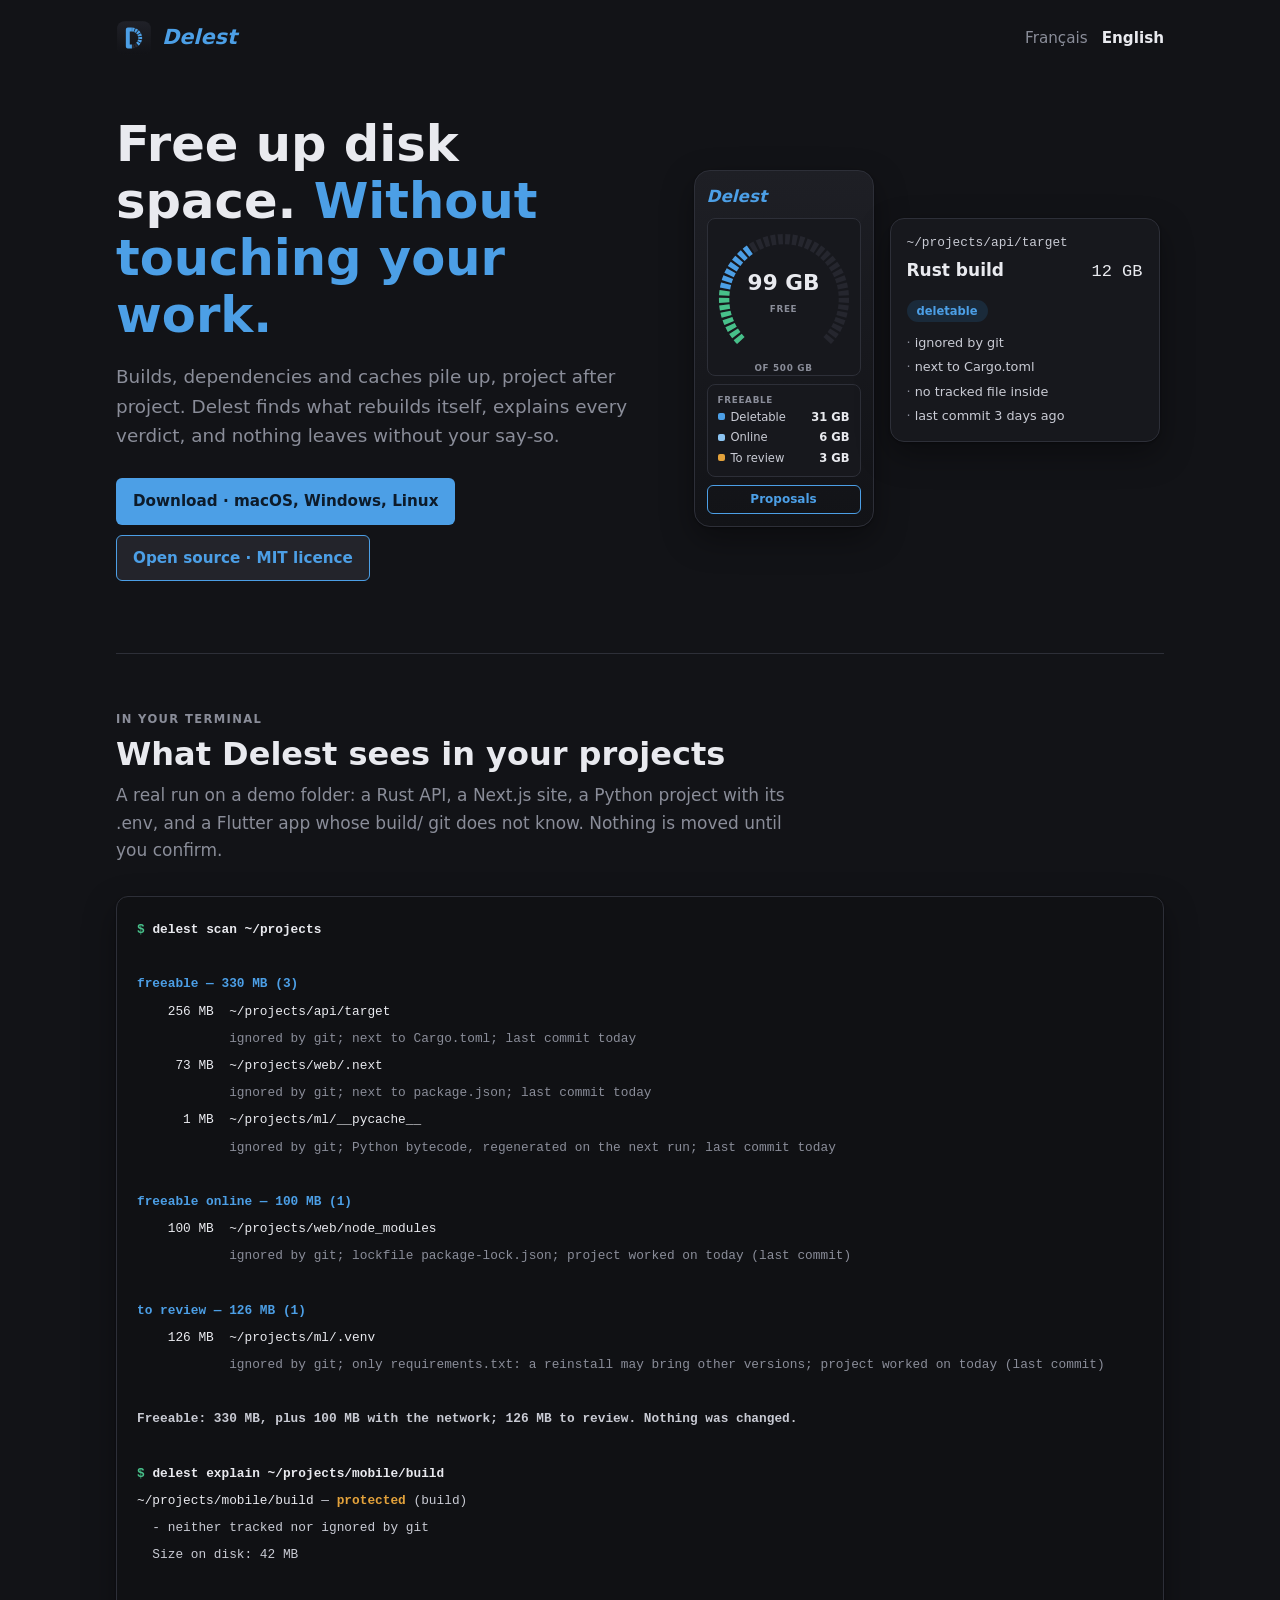
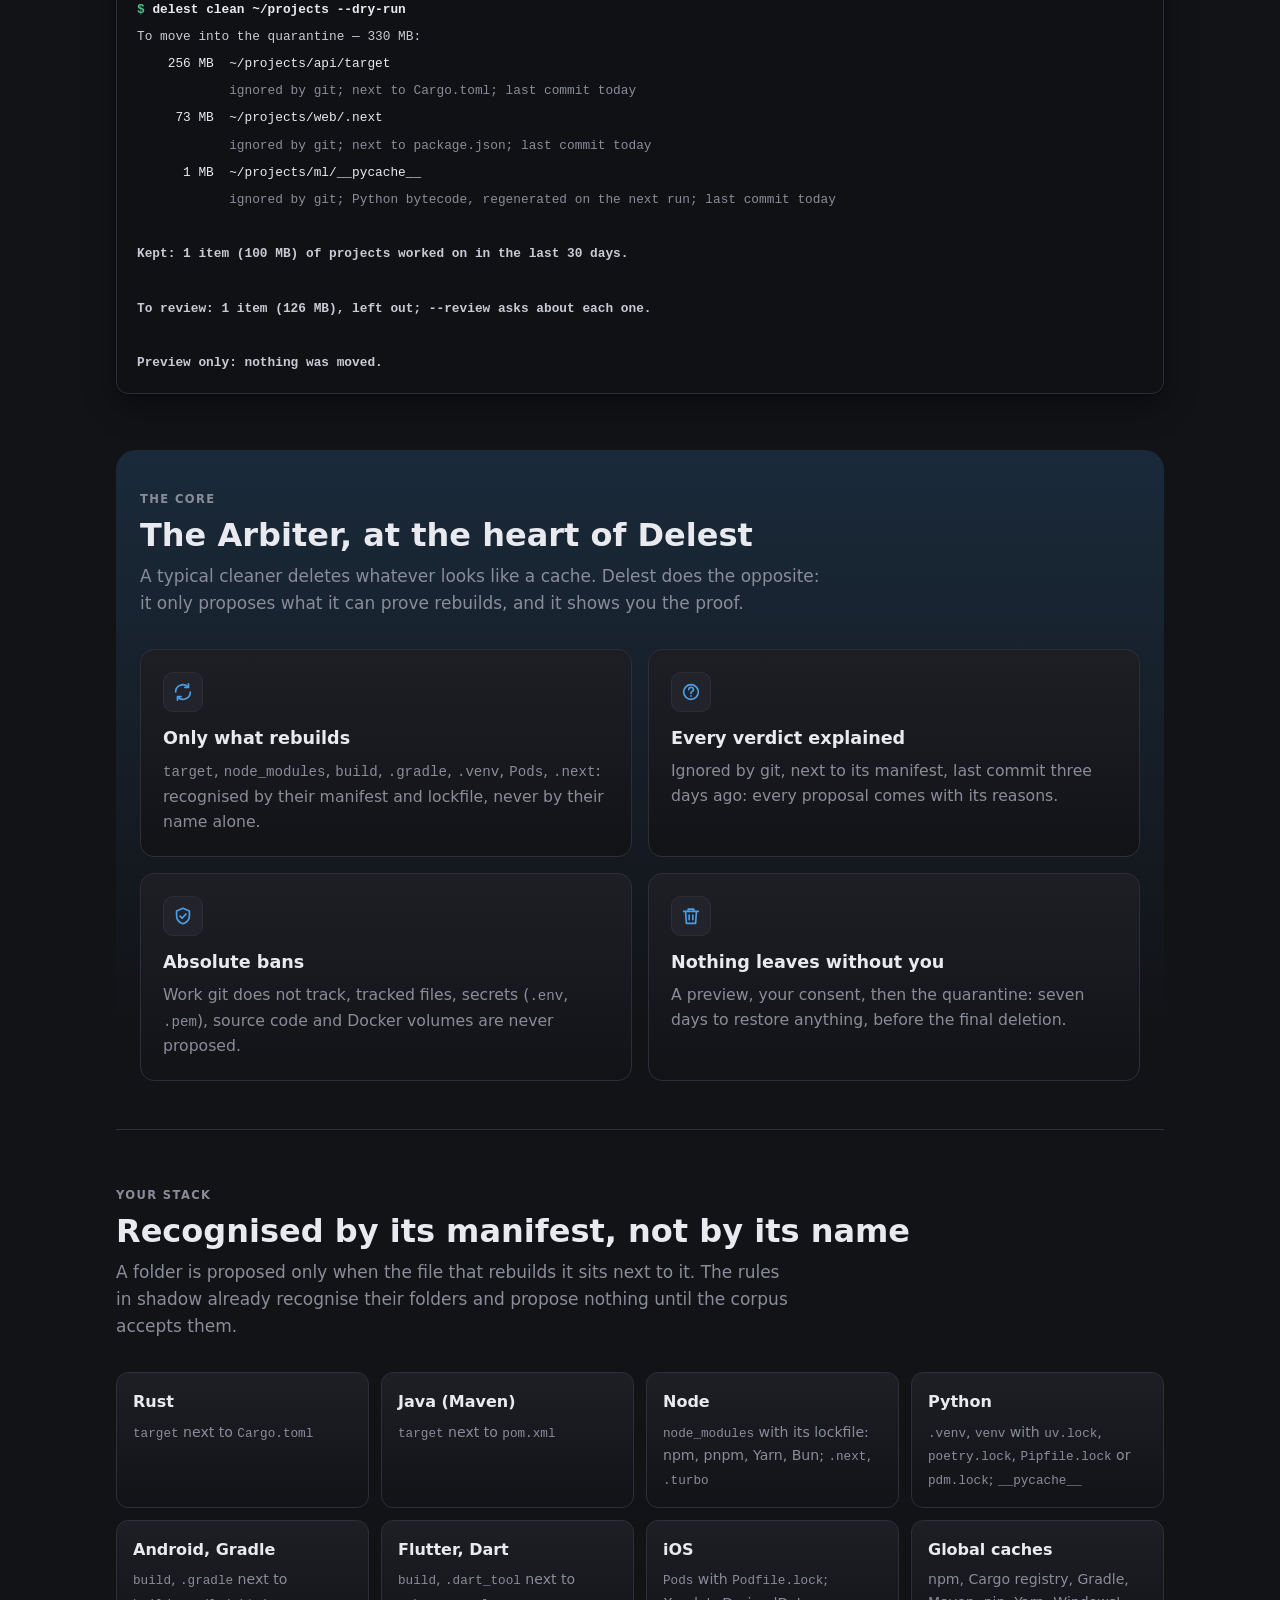
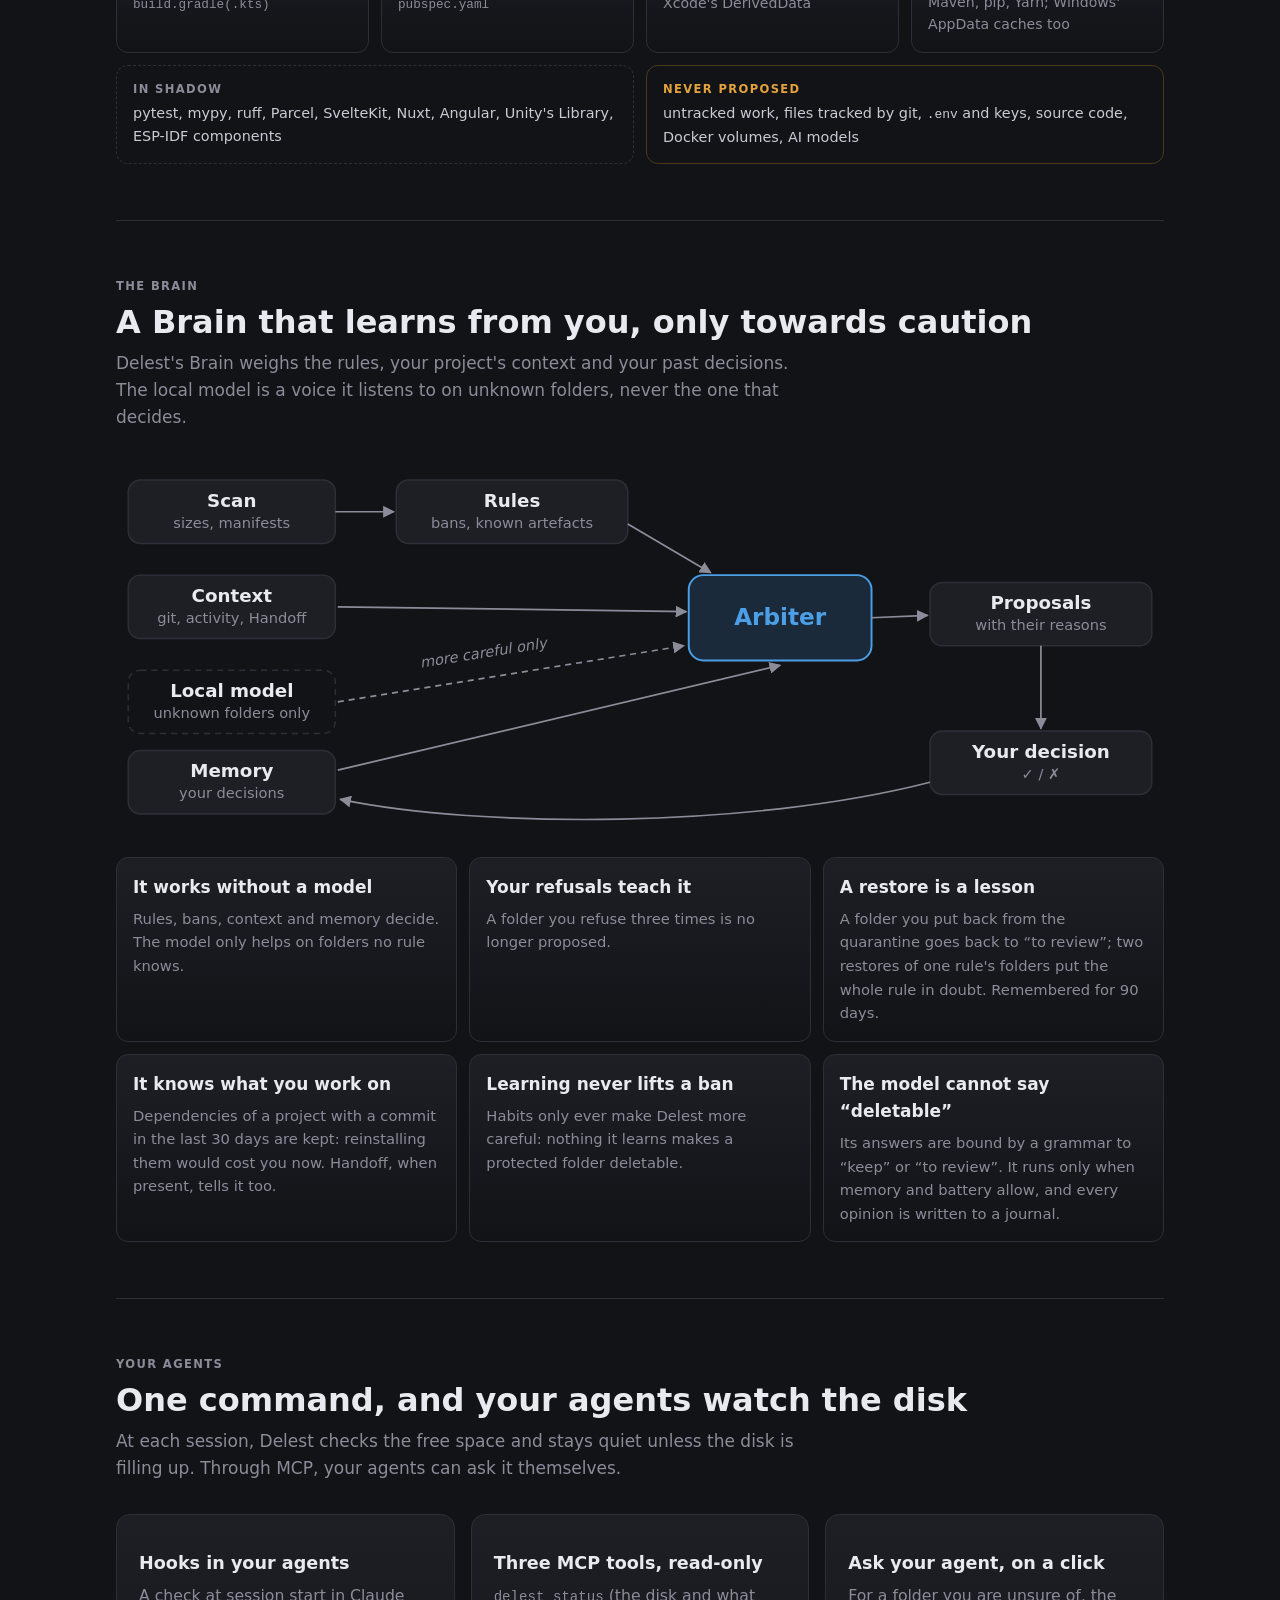
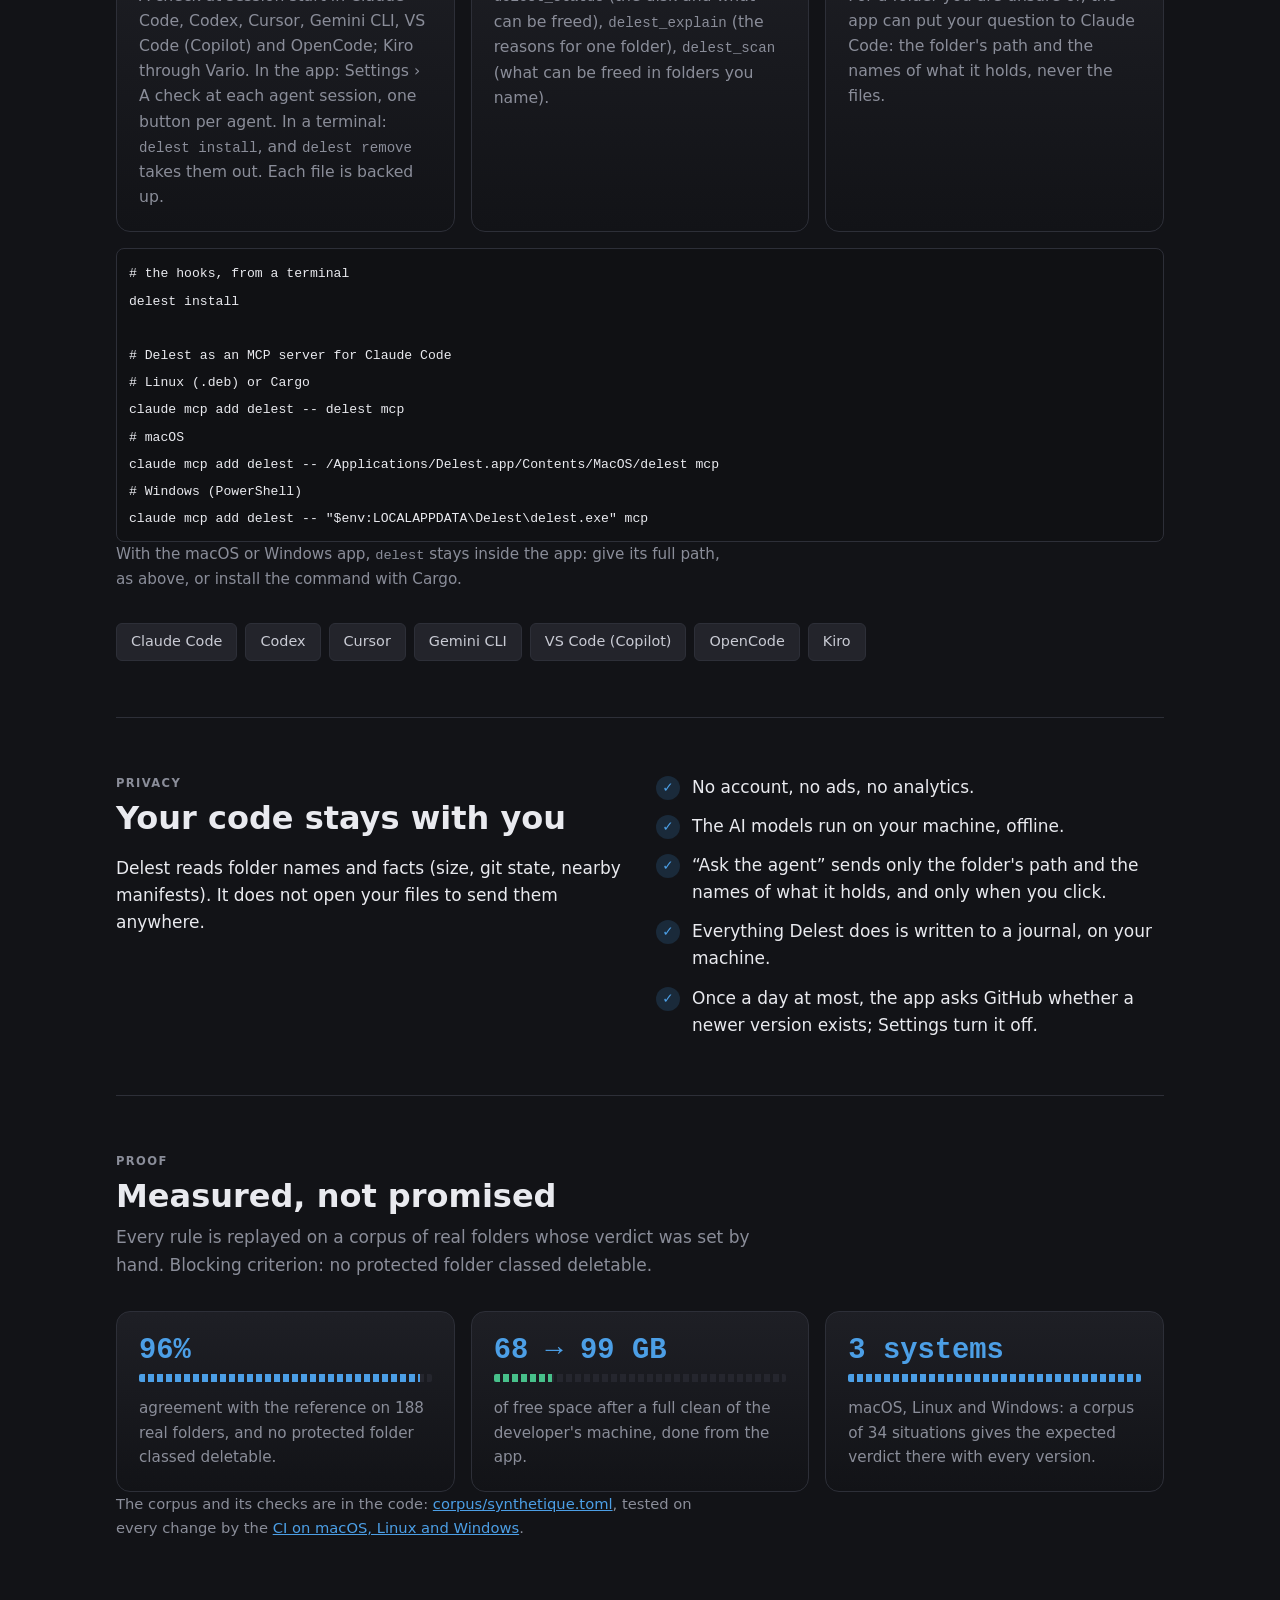
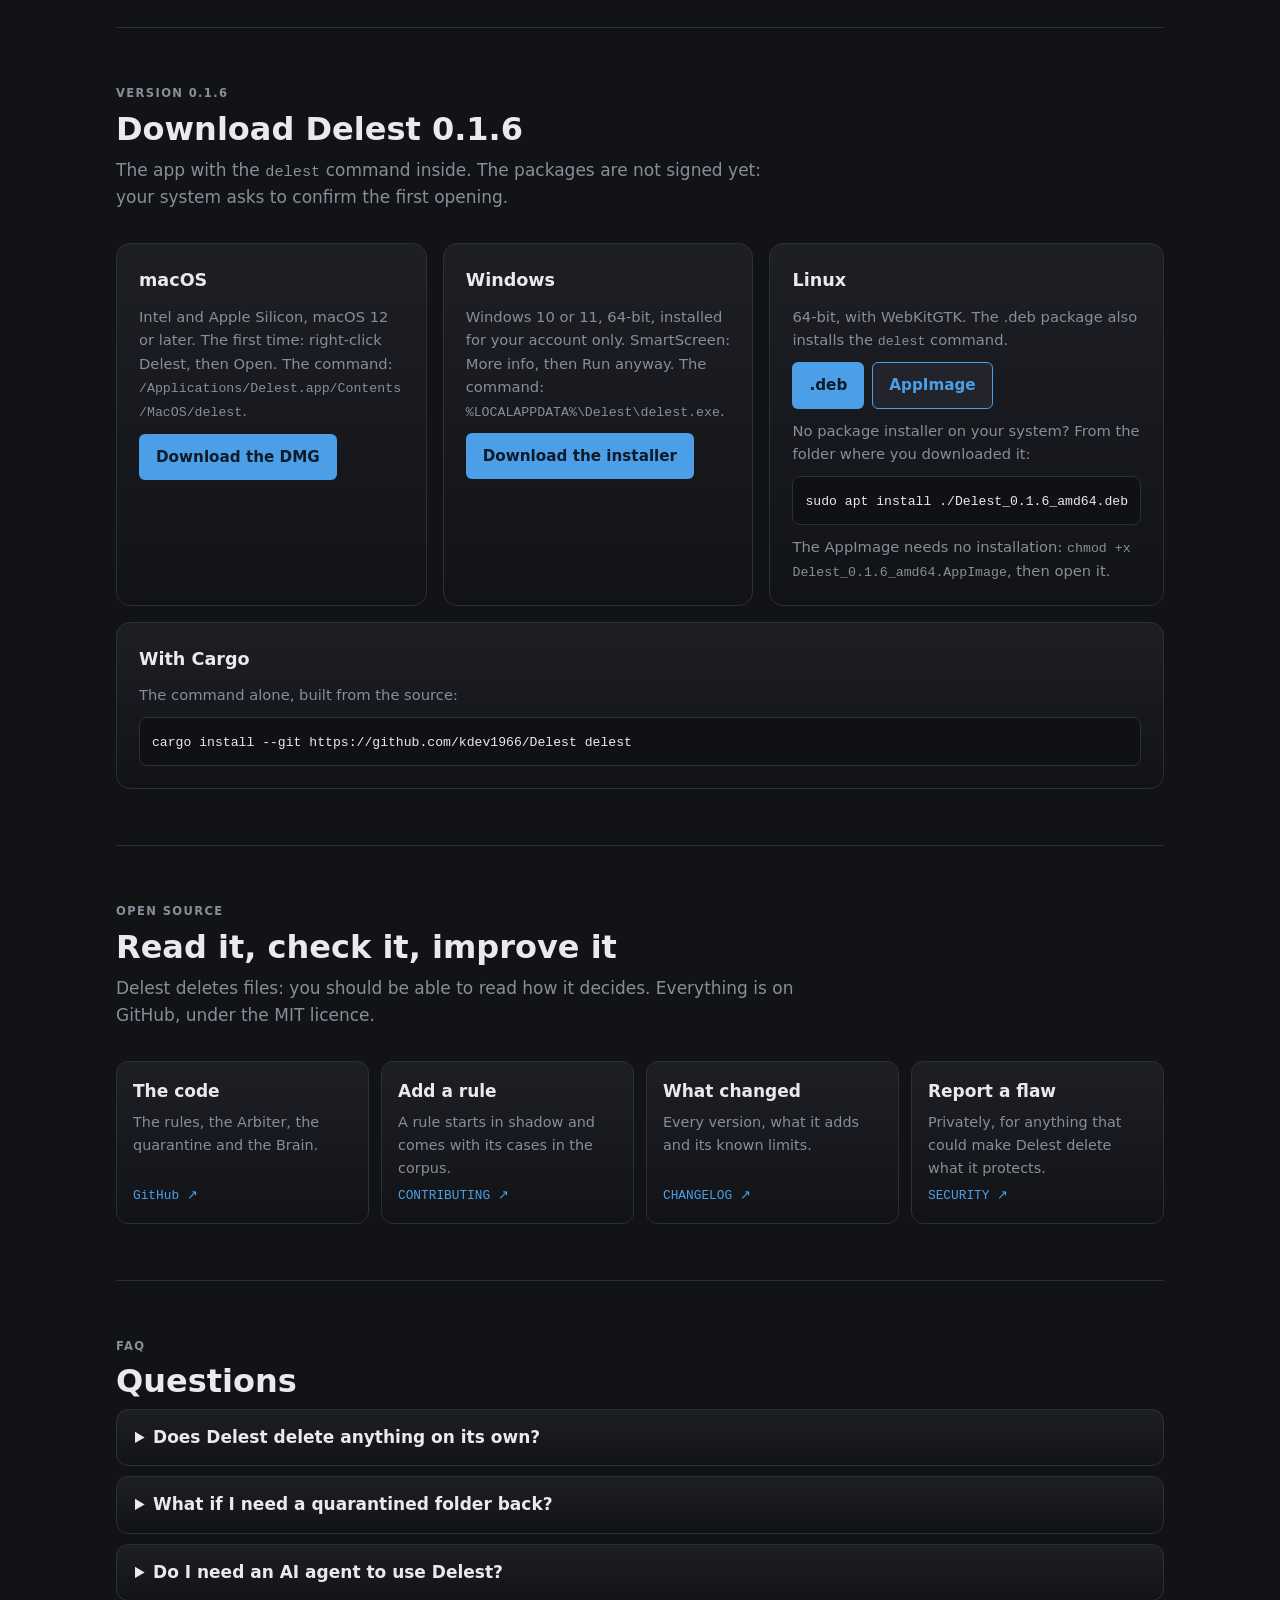
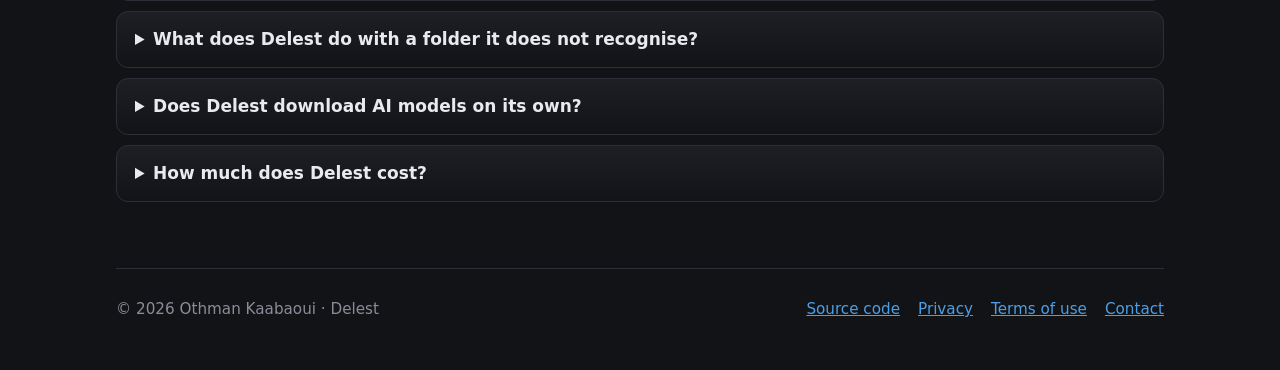
<file: index.html>
<!doctype html>
<html lang="en" dir="ltr">
<head>
<meta charset="utf-8">
<meta name="viewport" content="width=device-width, initial-scale=1">
<title>Delest — free up disk space without touching your work</title>
<meta name="description" content="Delest finds what rebuilds itself on a developer's machine (builds, dependencies, caches), explains every verdict, and frees nothing without your consent. macOS, Windows and Linux.">
<link rel="icon" href="icone.svg" type="image/svg+xml">
<link rel="alternate" hreflang="fr" href="fr/index.html">
<meta property="og:type" content="website">
<meta property="og:title" content="Delest — free up disk space without touching your work">
<meta property="og:description" content="Builds, dependencies and caches that rebuild, recognised by their manifest; every verdict explained; nothing deleted without your consent. macOS, Windows, Linux. Open source.">
<meta property="og:url" content="https://kdev1966.github.io/delest-site/">
<meta property="og:image" content="https://kdev1966.github.io/delest-site/carte.png">
<meta property="og:image:width" content="1200">
<meta property="og:image:height" content="630">
<meta name="twitter:card" content="summary_large_image">
<link rel="stylesheet" href="style.css">
</head>
<body>
<div class="vitrine">
<header class="barre">
<a class="marque" href="index.html"><img src="icone.svg" alt="">Delest</a>
<nav class="langues" aria-label="Language"><a href="fr/index.html" lang="fr">Français</a><a href="index.html" lang="en" aria-current="page">English</a></nav>
</header>

<section class="une">
<div>
<h1>Free up disk space. <em>Without touching your work.</em></h1>
<p class="chapeau">Builds, dependencies and caches pile up, project after project. Delest finds what rebuilds itself, explains every verdict, and nothing leaves without your say-so.</p>
<div class="badges"><a class="badge plein" href="#download">Download · macOS, Windows, Linux</a><a class="badge voile" href="https://github.com/kdev1966/Delest">Open source · MIT licence</a></div>
</div>
<div class="scene" aria-hidden="true">
<div class="jauge">
<p class="nom">Delest</p>
<div class="plaque cadran"><svg viewBox="0 0 132 118"><path d="M28.5 102.1A52 52 0 0 1 25.8 99.0M24.6 97.4A52 52 0 0 1 22.2 94.0M21.1 92.3A52 52 0 0 1 19.2 88.7M18.4 86.9A52 52 0 0 1 16.9 83.0M16.2 81.1A52 52 0 0 1 15.2 77.1M14.8 75.2A52 52 0 0 1 14.2 71.1M14.1 69.1A52 52 0 0 1 14.0 65.0M14.1 63.0A52 52 0 0 1 14.5 58.9M14.8 56.9A52 52 0 0 1 15.7 52.8M16.2 50.9A52 52 0 0 1 17.6 47.0M18.3 45.2A52 52 0 0 1 20.2 41.5M21.1 39.7A52 52 0 0 1 23.4 36.2M24.5 34.6A52 52 0 0 1 27.1 31.4M28.5 30.0A52 52 0 0 1 31.5 27.1M33.0 25.8A52 52 0 0 1 36.3 23.3M37.9 22.2A52 52 0 0 1 41.5 20.1M43.3 19.2A52 52 0 0 1 47.1 17.6M48.9 16.9A52 52 0 0 1 52.9 15.7M54.8 15.2A52 52 0 0 1 58.9 14.5M60.9 14.3A52 52 0 0 1 65.0 14.0M67.0 14.0A52 52 0 0 1 71.1 14.3M73.1 14.5A52 52 0 0 1 77.2 15.2M79.1 15.7A52 52 0 0 1 83.1 16.9M84.9 17.6A52 52 0 0 1 88.7 19.2M90.5 20.1A52 52 0 0 1 94.1 22.2M95.7 23.3A52 52 0 0 1 99.0 25.8M100.5 27.1A52 52 0 0 1 103.5 30.0M104.9 31.4A52 52 0 0 1 107.5 34.6M108.6 36.2A52 52 0 0 1 110.9 39.7M111.8 41.5A52 52 0 0 1 113.7 45.2M114.4 47.0A52 52 0 0 1 115.8 50.9M116.3 52.8A52 52 0 0 1 117.2 56.9M117.5 58.9A52 52 0 0 1 117.9 63.0M118.0 65.0A52 52 0 0 1 117.9 69.1M117.8 71.1A52 52 0 0 1 117.2 75.2M116.8 77.1A52 52 0 0 1 115.8 81.1M115.1 83.0A52 52 0 0 1 113.6 86.9M112.8 88.7A52 52 0 0 1 110.9 92.3M109.8 94.0A52 52 0 0 1 107.4 97.4M106.2 99.0A52 52 0 0 1 103.5 102.1" stroke="#25262e" stroke-width="9" fill="none"/><path d="M28.5 102.1A52 52 0 0 1 25.8 99.0M24.6 97.4A52 52 0 0 1 22.2 94.0M21.1 92.3A52 52 0 0 1 19.2 88.7M18.4 86.9A52 52 0 0 1 16.9 83.0M16.2 81.1A52 52 0 0 1 15.2 77.1M14.8 75.2A52 52 0 0 1 14.2 71.1M14.1 69.1A52 52 0 0 1 14.0 65.0M14.1 63.0A52 52 0 0 1 14.5 58.9" stroke="#47c08a" stroke-width="9" fill="none"/><path d="M14.8 56.9A52 52 0 0 1 15.7 52.8M16.2 50.9A52 52 0 0 1 17.6 47.0M18.3 45.2A52 52 0 0 1 20.2 41.5M21.1 39.7A52 52 0 0 1 23.4 36.2M24.5 34.6A52 52 0 0 1 27.1 31.4M28.5 30.0A52 52 0 0 1 31.5 27.1M33.0 25.8A52 52 0 0 1 36.3 23.3" stroke="#4c9fe6" stroke-width="9" fill="none"/></svg><div class="chiffre"><b>99 GB</b><span class="legende">free</span></div><div class="legende bas">of 500 GB</div></div>
<div class="plaque"><div class="legende">Freeable</div><div class="ligne"><i style="background:#4c9fe6"></i>Deletable<b>31 GB</b></div><div class="ligne"><i style="background:#8cc4f2"></i>Online<b>6 GB</b></div><div class="ligne"><i style="background:#e3a23b"></i>To review<b>3 GB</b></div></div>
<div class="bouton-jauge">Proposals</div>
</div>
<div class="verdict">
<div class="chemin">~/projects/api/target</div>
<div class="titre">Rust build<span>12 GB</span></div>
<span class="puce">deletable</span>
<ul class="raisons"><li>ignored by git</li><li>next to Cargo.toml</li><li>no tracked file inside</li><li>last commit 3 days ago</li></ul>
</div>
</div>
</section>

<section class="section" id="terminal">
<span class="etiquette">In your terminal</span><h2>What Delest sees in your projects</h2>
<p>A real run on a demo folder: a Rust API, a Next.js site, a Python project with its .env, and a Flutter app whose build/ git does not know. Nothing is moved until you confirm.</p>
<pre class="terminal"><code><span class="t-prompt">$</span> <span class="t-cmd">delest scan ~/projects</span>

<span class="t-head">freeable — 330 MB (3)</span>
<span class="t-size">    256 MB</span>  <span class="t-path">~/projects/api/target</span>
<span class="t-why">            ignored by git; next to Cargo.toml; last commit today</span>
<span class="t-size">     73 MB</span>  <span class="t-path">~/projects/web/.next</span>
<span class="t-why">            ignored by git; next to package.json; last commit today</span>
<span class="t-size">      1 MB</span>  <span class="t-path">~/projects/ml/__pycache__</span>
<span class="t-why">            ignored by git; Python bytecode, regenerated on the next run; last commit today</span>

<span class="t-head">freeable online — 100 MB (1)</span>
<span class="t-size">    100 MB</span>  <span class="t-path">~/projects/web/node_modules</span>
<span class="t-why">            ignored by git; lockfile package-lock.json; project worked on today (last commit)</span>

<span class="t-head">to review — 126 MB (1)</span>
<span class="t-size">    126 MB</span>  <span class="t-path">~/projects/ml/.venv</span>
<span class="t-why">            ignored by git; only requirements.txt: a reinstall may bring other versions; project worked on today (last commit)</span>

<span class="t-sum">Freeable: 330 MB, plus 100 MB with the network; 126 MB to review. Nothing was changed.</span>

<span class="t-prompt">$</span> <span class="t-cmd">delest explain ~/projects/mobile/build</span>
<span class="t-path">~/projects/mobile/build</span> — <span class="t-protected">protected</span> (build)
  - neither tracked nor ignored by git
  Size on disk: 42 MB

<span class="t-prompt">$</span> <span class="t-cmd">delest clean ~/projects --dry-run</span>
To move into the quarantine — 330 MB:
<span class="t-size">    256 MB</span>  <span class="t-path">~/projects/api/target</span>
<span class="t-why">            ignored by git; next to Cargo.toml; last commit today</span>
<span class="t-size">     73 MB</span>  <span class="t-path">~/projects/web/.next</span>
<span class="t-why">            ignored by git; next to package.json; last commit today</span>
<span class="t-size">      1 MB</span>  <span class="t-path">~/projects/ml/__pycache__</span>
<span class="t-why">            ignored by git; Python bytecode, regenerated on the next run; last commit today</span>

<span class="t-sum">Kept: 1 item (100 MB) of projects worked on in the last 30 days.</span>

<span class="t-sum">To review: 1 item (126 MB), left out; --review asks about each one.</span>

<span class="t-sum">Preview only: nothing was moved.</span></code></pre>
</section>

<section class="section arbitre">
<span class="etiquette">The core</span><h2>The Arbiter, at the heart of Delest</h2>
<p>A typical cleaner deletes whatever looks like a cache. Delest does the opposite: it only proposes what it can prove rebuilds, and it shows you the proof.</p>
<div class="grille deux"><div class="carte"><div class="picto"><svg viewBox="0 0 24 24" aria-hidden="true"><path d="M4 12a8 8 0 0 1 13.7-5.6M20 12a8 8 0 0 1-13.7 5.6"/><path d="M18 3v4h-4M6 21v-4h4"/></svg></div><h3>Only what rebuilds</h3><p><code>target</code>, <code>node_modules</code>, <code>build</code>, <code>.gradle</code>, <code>.venv</code>, <code>Pods</code>, <code>.next</code>: recognised by their manifest and lockfile, never by their name alone.</p></div><div class="carte"><div class="picto"><svg viewBox="0 0 24 24" aria-hidden="true"><path d="M12 4a8 8 0 1 0 0 16a8 8 0 1 0 0-16z"/><path d="M9.6 9.4a2.5 2.5 0 1 1 3.4 2.3c-.6.3-1 .8-1 1.5v.3M12 16.3v.2"/></svg></div><h3>Every verdict explained</h3><p>Ignored by git, next to its manifest, last commit three days ago: every proposal comes with its reasons.</p></div><div class="carte"><div class="picto"><svg viewBox="0 0 24 24" aria-hidden="true"><path d="M12 3.5l7 3v5c0 4.4-3 7.8-7 9-4-1.2-7-4.6-7-9v-5z"/><path d="M8.8 12.2l2.2 2.2 4.2-4.4"/></svg></div><h3>Absolute bans</h3><p>Work git does not track, tracked files, secrets (<code>.env</code>, <code>.pem</code>), source code and Docker volumes are never proposed.</p></div><div class="carte"><div class="picto"><svg viewBox="0 0 24 24" aria-hidden="true"><path d="M4 7h16M9 7V4.5h6V7M6 7l1 13h10l1-13"/><path d="M10 11v5M14 11v5"/></svg></div><h3>Nothing leaves without you</h3><p>A preview, your consent, then the quarantine: seven days to restore anything, before the final deletion.</p></div></div>
</section>

<section class="section" id="stack">
<span class="etiquette">Your stack</span><h2>Recognised by its manifest, not by its name</h2>
<p>A folder is proposed only when the file that rebuilds it sits next to it. The rules in shadow already recognise their folders and propose nothing until the corpus accepts them.</p>
<div class="piles"><div class="pile"><b>Rust</b><span><code>target</code> next to <code>Cargo.toml</code></span></div><div class="pile"><b>Java (Maven)</b><span><code>target</code> next to <code>pom.xml</code></span></div><div class="pile"><b>Node</b><span><code>node_modules</code> with its lockfile: npm, pnpm, Yarn, Bun; <code>.next</code>, <code>.turbo</code></span></div><div class="pile"><b>Python</b><span><code>.venv</code>, <code>venv</code> with <code>uv.lock</code>, <code>poetry.lock</code>, <code>Pipfile.lock</code> or <code>pdm.lock</code>; <code>__pycache__</code></span></div><div class="pile"><b>Android, Gradle</b><span><code>build</code>, <code>.gradle</code> next to <code>build.gradle(.kts)</code></span></div><div class="pile"><b>Flutter, Dart</b><span><code>build</code>, <code>.dart_tool</code> next to <code>pubspec.yaml</code></span></div><div class="pile"><b>iOS</b><span><code>Pods</code> with <code>Podfile.lock</code>; Xcode's DerivedData</span></div><div class="pile"><b>Global caches</b><span>npm, Cargo registry, Gradle, Maven, pip, Yarn; Windows' AppData caches too</span></div></div>
<div class="encadres"><div class="encadre"><b>In shadow</b><span>pytest, mypy, ruff, Parcel, SvelteKit, Nuxt, Angular, Unity's Library, ESP-IDF components</span></div><div class="encadre interdit"><b>Never proposed</b><span>untracked work, files tracked by git, <code>.env</code> and keys, source code, Docker volumes, AI models</span></div></div>
</section>



<section class="section brain" id="brain">
<span class="etiquette">The Brain</span><h2>A Brain that learns from you, only towards caution</h2>
<p>Delest's Brain weighs the rules, your project's context and your past decisions. The local model is a voice it listens to on unknown folders, never the one that decides.</p>
<svg class="schema" viewBox="0 0 860 300" role="img" aria-label="Brain"><defs><marker id="a" viewBox="0 0 10 10" refX="9" refY="5" markerWidth="7" markerHeight="7" orient="auto-start-reverse"><path d="M0 0L10 5L0 10z" class="d-head"/></marker></defs><g><rect class="d-box" x="10" y="14" width="170" height="52" rx="10"/><text class="d-title" x="95.0" y="36">Scan</text><text class="d-sub" x="95.0" y="53">sizes, manifests</text></g><g><rect class="d-box" x="10" y="92" width="170" height="52" rx="10"/><text class="d-title" x="95.0" y="114">Context</text><text class="d-sub" x="95.0" y="131">git, activity, Handoff</text></g><g><rect class="d-box d-dashed" x="10" y="170" width="170" height="52" rx="10"/><text class="d-title" x="95.0" y="192">Local model</text><text class="d-sub" x="95.0" y="209">unknown folders only</text></g><g><rect class="d-box" x="10" y="236" width="170" height="52" rx="10"/><text class="d-title" x="95.0" y="258">Memory</text><text class="d-sub" x="95.0" y="275">your decisions</text></g><g><rect class="d-box" x="230" y="14" width="190" height="52" rx="10"/><text class="d-title" x="325.0" y="36">Rules</text><text class="d-sub" x="325.0" y="53">bans, known artefacts</text></g><g><rect class="d-arb" x="470" y="92" width="150" height="70" rx="12"/><text class="d-big" x="545" y="133">Arbiter</text></g><g><rect class="d-box" x="668" y="98" width="182" height="52" rx="10"/><text class="d-title" x="759.0" y="120">Proposals</text><text class="d-sub" x="759.0" y="137">with their reasons</text></g><g><rect class="d-box" x="668" y="220" width="182" height="52" rx="10"/><text class="d-title" x="759.0" y="242">Your decision</text><text class="d-sub" x="759.0" y="259">✓ / ✗</text></g><path class="d-line" d="M180 40 L228 40" marker-end="url(#a)"/><path class="d-line" d="M420 50 L488 90" marker-end="url(#a)"/><path class="d-line" d="M182 118 L468 122" marker-end="url(#a)"/><path class="d-line d-dash" d="M182 196 L466 150" marker-end="url(#a)"/><text class="d-note" x="250" y="168" transform="rotate(-9 250 168)">more careful only</text><path class="d-line" d="M182 252 L545 166" marker-end="url(#a)"/><path class="d-line" d="M620 127 L666 125" marker-end="url(#a)"/><path class="d-line" d="M759 150 L759 218" marker-end="url(#a)"/><path class="d-line" d="M668 262 C 520 300 300 300 184 276" marker-end="url(#a)"/></svg>
<ul class="lois"><li><b>It works without a model</b><span>Rules, bans, context and memory decide. The model only helps on folders no rule knows.</span></li><li><b>Your refusals teach it</b><span>A folder you refuse three times is no longer proposed.</span></li><li><b>A restore is a lesson</b><span>A folder you put back from the quarantine goes back to “to review”; two restores of one rule's folders put the whole rule in doubt. Remembered for 90 days.</span></li><li><b>It knows what you work on</b><span>Dependencies of a project with a commit in the last 30 days are kept: reinstalling them would cost you now. Handoff, when present, tells it too.</span></li><li><b>Learning never lifts a ban</b><span>Habits only ever make Delest more careful: nothing it learns makes a protected folder deletable.</span></li><li><b>The model cannot say “deletable”</b><span>Its answers are bound by a grammar to “keep” or “to review”. It runs only when memory and battery allow, and every opinion is written to a journal.</span></li></ul>
</section>

<section class="section" id="agents">
<span class="etiquette">Your agents</span><h2>One command, and your agents watch the disk</h2>
<p>At each session, Delest checks the free space and stays quiet unless the disk is filling up. Through MCP, your agents can ask it themselves.</p>
<div class="grille"><div class="carte"><h3>Hooks in your agents</h3><p>A check at session start in Claude Code, Codex, Cursor, Gemini CLI, VS Code (Copilot) and OpenCode; Kiro through Vario. In the app: Settings › A check at each agent session, one button per agent. In a terminal: <code>delest install</code>, and <code>delest remove</code> takes them out. Each file is backed up.</p></div><div class="carte"><h3>Three MCP tools, read-only</h3><p><code>delest_status</code> (the disk and what can be freed), <code>delest_explain</code> (the reasons for one folder), <code>delest_scan</code> (what can be freed in folders you name).</p></div><div class="carte"><h3>Ask your agent, on a click</h3><p>For a folder you are unsure of, the app can put your question to Claude Code: the folder's path and the names of what it holds, never the files.</p></div></div>
<pre class="commande"><code># the hooks, from a terminal
delest install

# Delest as an MCP server for Claude Code
# Linux (.deb) or Cargo
claude mcp add delest -- delest mcp
# macOS
claude mcp add delest -- /Applications/Delest.app/Contents/MacOS/delest mcp
# Windows (PowerShell)
claude mcp add delest -- "$env:LOCALAPPDATA\Delest\delest.exe" mcp</code></pre>
<p class="note">With the macOS or Windows app, <code>delest</code> stays inside the app: give its full path, as above, or install the command with Cargo.</p>
<ul class="agents"><li>Claude Code</li><li>Codex</li><li>Cursor</li><li>Gemini CLI</li><li>VS Code (Copilot)</li><li>OpenCode</li><li>Kiro</li></ul>
</section>

<section class="section prive">
<div><span class="etiquette">Privacy</span><h2>Your code stays with you</h2><p>Delest reads folder names and facts (size, git state, nearby manifests). It does not open your files to send them anywhere.</p></div>
<ul class="coches"><li>No account, no ads, no analytics.</li><li>The AI models run on your machine, offline.</li><li>“Ask the agent” sends only the folder's path and the names of what it holds, and only when you click.</li><li>Everything Delest does is written to a journal, on your machine.</li><li>Once a day at most, the app asks GitHub whether a newer version exists; Settings turn it off.</li></ul>
</section>

<section class="section">
<span class="etiquette">Proof</span><h2>Measured, not promised</h2>
<p>Every rule is replayed on a corpus of real folders whose verdict was set by hand. Blocking criterion: no protected folder classed deletable.</p>
<div class="preuves"><div class="preuve"><b>96%</b><div class="barre-seg" style="--part:96%"></div><p>agreement with the reference on 188 real folders, and no protected folder classed deletable.</p></div><div class="preuve"><b>68 → 99 GB</b><div class="barre-seg" style="--part:20%;--remplie:var(--libre)"></div><p>of free space after a full clean of the developer's machine, done from the app.</p></div><div class="preuve"><b>3 systems</b><div class="barre-seg" style="--part:100%"></div><p>macOS, Linux and Windows: a corpus of 34 situations gives the expected verdict there with every version.</p></div></div>
<p class="liens-preuves">The corpus and its checks are in the code: <a href="https://github.com/kdev1966/Delest/blob/main/corpus/synthetique.toml">corpus/synthetique.toml</a>, tested on every change by the <a href="https://github.com/kdev1966/Delest/actions">CI on macOS, Linux and Windows</a>.</p>
</section>

<section class="section" id="download">
<span class="etiquette">Version 0.1.6</span><h2>Download Delest 0.1.6</h2>
<p>The app with the <code>delest</code> command inside. The packages are not signed yet: your system asks to confirm the first opening.</p>
<div class="telechargements"><div class="systeme"><h3>macOS</h3><p>Intel and Apple Silicon, macOS 12 or later. The first time: right-click Delest, then Open. The command: <code>/Applications/Delest.app/Contents/MacOS/delest</code>.</p><a class="badge plein" href="https://github.com/kdev1966/Delest/releases/download/v0.1.6/Delest_0.1.6_universal.dmg">Download the DMG</a></div><div class="systeme"><h3>Windows</h3><p>Windows 10 or 11, 64-bit, installed for your account only. SmartScreen: More info, then Run anyway. The command: <code>%LOCALAPPDATA%\Delest\delest.exe</code>.</p><a class="badge plein" href="https://github.com/kdev1966/Delest/releases/download/v0.1.6/Delest_0.1.6_x64-setup.exe">Download the installer</a></div><div class="systeme"><h3>Linux</h3><p>64-bit, with WebKitGTK. The .deb package also installs the <code>delest</code> command.</p><div class="autres"><a class="badge plein" href="https://github.com/kdev1966/Delest/releases/download/v0.1.6/Delest_0.1.6_amd64.deb">.deb</a><a class="badge voile" href="https://github.com/kdev1966/Delest/releases/download/v0.1.6/Delest_0.1.6_amd64.AppImage">AppImage</a></div><p>No package installer on your system? From the folder where you downloaded it:</p><pre class="commande"><code>sudo apt install ./Delest_0.1.6_amd64.deb</code></pre><p>The AppImage needs no installation: <code>chmod +x Delest_0.1.6_amd64.AppImage</code>, then open it.</p></div><div class="systeme cargo"><h3>With Cargo</h3><p>The command alone, built from the source:</p><pre class="commande"><code>cargo install --git https://github.com/kdev1966/Delest delest</code></pre></div></div>
</section>

<section class="section" id="source">
<span class="etiquette">Open source</span><h2>Read it, check it, improve it</h2>
<p>Delest deletes files: you should be able to read how it decides. Everything is on GitHub, under the MIT licence.</p>
<div class="sources"><a class="source" href="https://github.com/kdev1966/Delest"><b>The code</b><span>The rules, the Arbiter, the quarantine and the Brain.</span><em>GitHub ↗</em></a><a class="source" href="https://github.com/kdev1966/Delest/blob/main/CONTRIBUTING.md"><b>Add a rule</b><span>A rule starts in shadow and comes with its cases in the corpus.</span><em>CONTRIBUTING ↗</em></a><a class="source" href="https://github.com/kdev1966/Delest/blob/main/CHANGELOG.md"><b>What changed</b><span>Every version, what it adds and its known limits.</span><em>CHANGELOG ↗</em></a><a class="source" href="https://github.com/kdev1966/Delest/blob/main/SECURITY.md"><b>Report a flaw</b><span>Privately, for anything that could make Delest delete what it protects.</span><em>SECURITY ↗</em></a></div>
</section>

<section class="section questions">
<span class="etiquette">FAQ</span><h2>Questions</h2>
<details><summary>Does Delest delete anything on its own?</summary><p>No. It proposes, you choose, then the folders go into the quarantine for seven days. Nothing is deleted without your consent.</p></details><details><summary>What if I need a quarantined folder back?</summary><p>Restore it from the Quarantine page, or with <code>delest restore</code>, within seven days. After that, it is deleted.</p></details><details><summary>Do I need an AI agent to use Delest?</summary><p>No. The app and the command work on their own; agents only add a check at each session.</p></details><details><summary>What does Delest do with a folder it does not recognise?</summary><p>It does not propose it. The local model can give an opinion, always towards caution, and the decision is yours.</p></details><details><summary>Does Delest download AI models on its own?</summary><p>No. Delest works without them. In Settings › AI, “Install the local AI” shows what it would download (about 3.2 GB), and fetches it only after you confirm; each file is checked against its published fingerprint. The engine needs macOS 13.3 or later, and on Windows a recent Visual C++ runtime.</p></details><details><summary>How much does Delest cost?</summary><p>Nothing. Delest is free and open source, under the MIT licence: its code is <a href="https://github.com/kdev1966/Delest">on GitHub</a>.</p></details>
</section>

<footer class="pied">
<span>© 2026 Othman Kaabaoui · Delest</span>
<span class="liens"><a href="https://github.com/kdev1966/Delest">Source code</a><a href="privacy.html">Privacy</a><a href="terms.html">Terms of use</a><a href="mailto:kaabaoui.othman@gmail.com">Contact</a></span>
</footer>
</div>
</body>
</html>
</file>
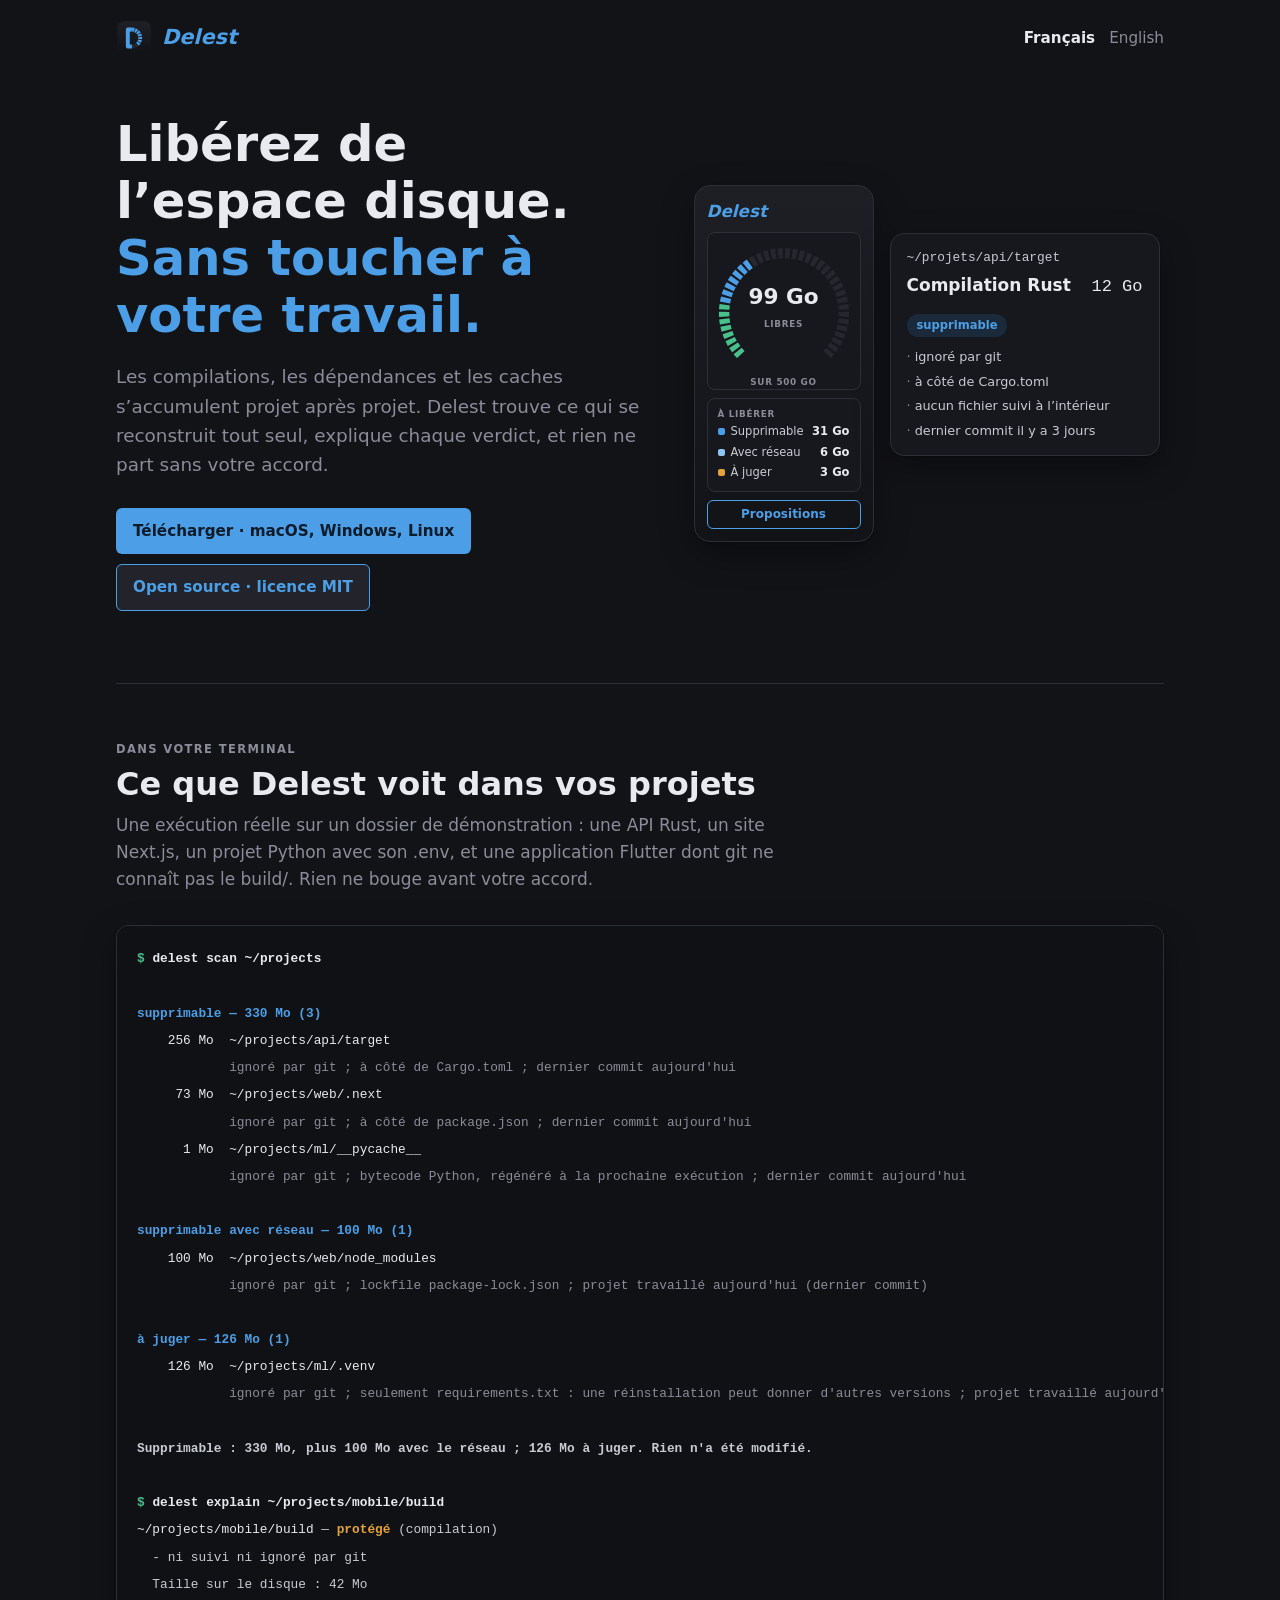
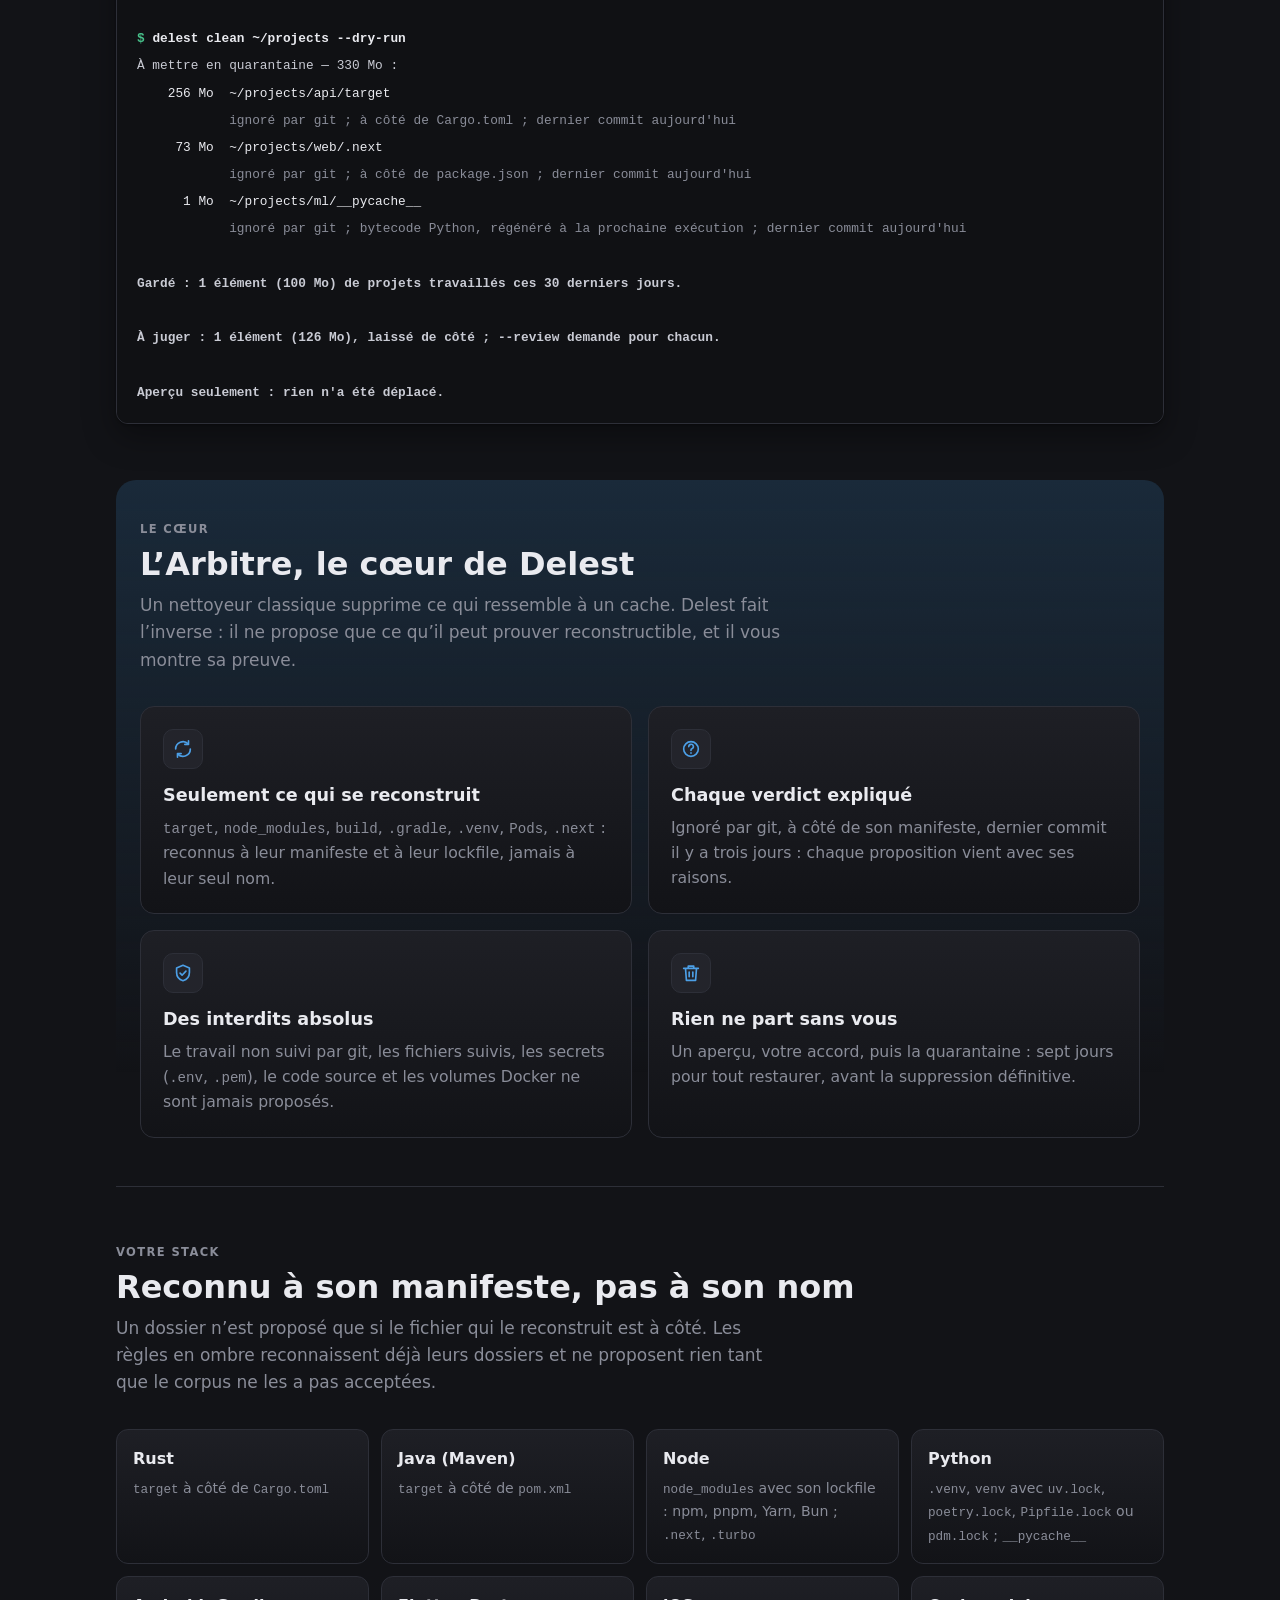
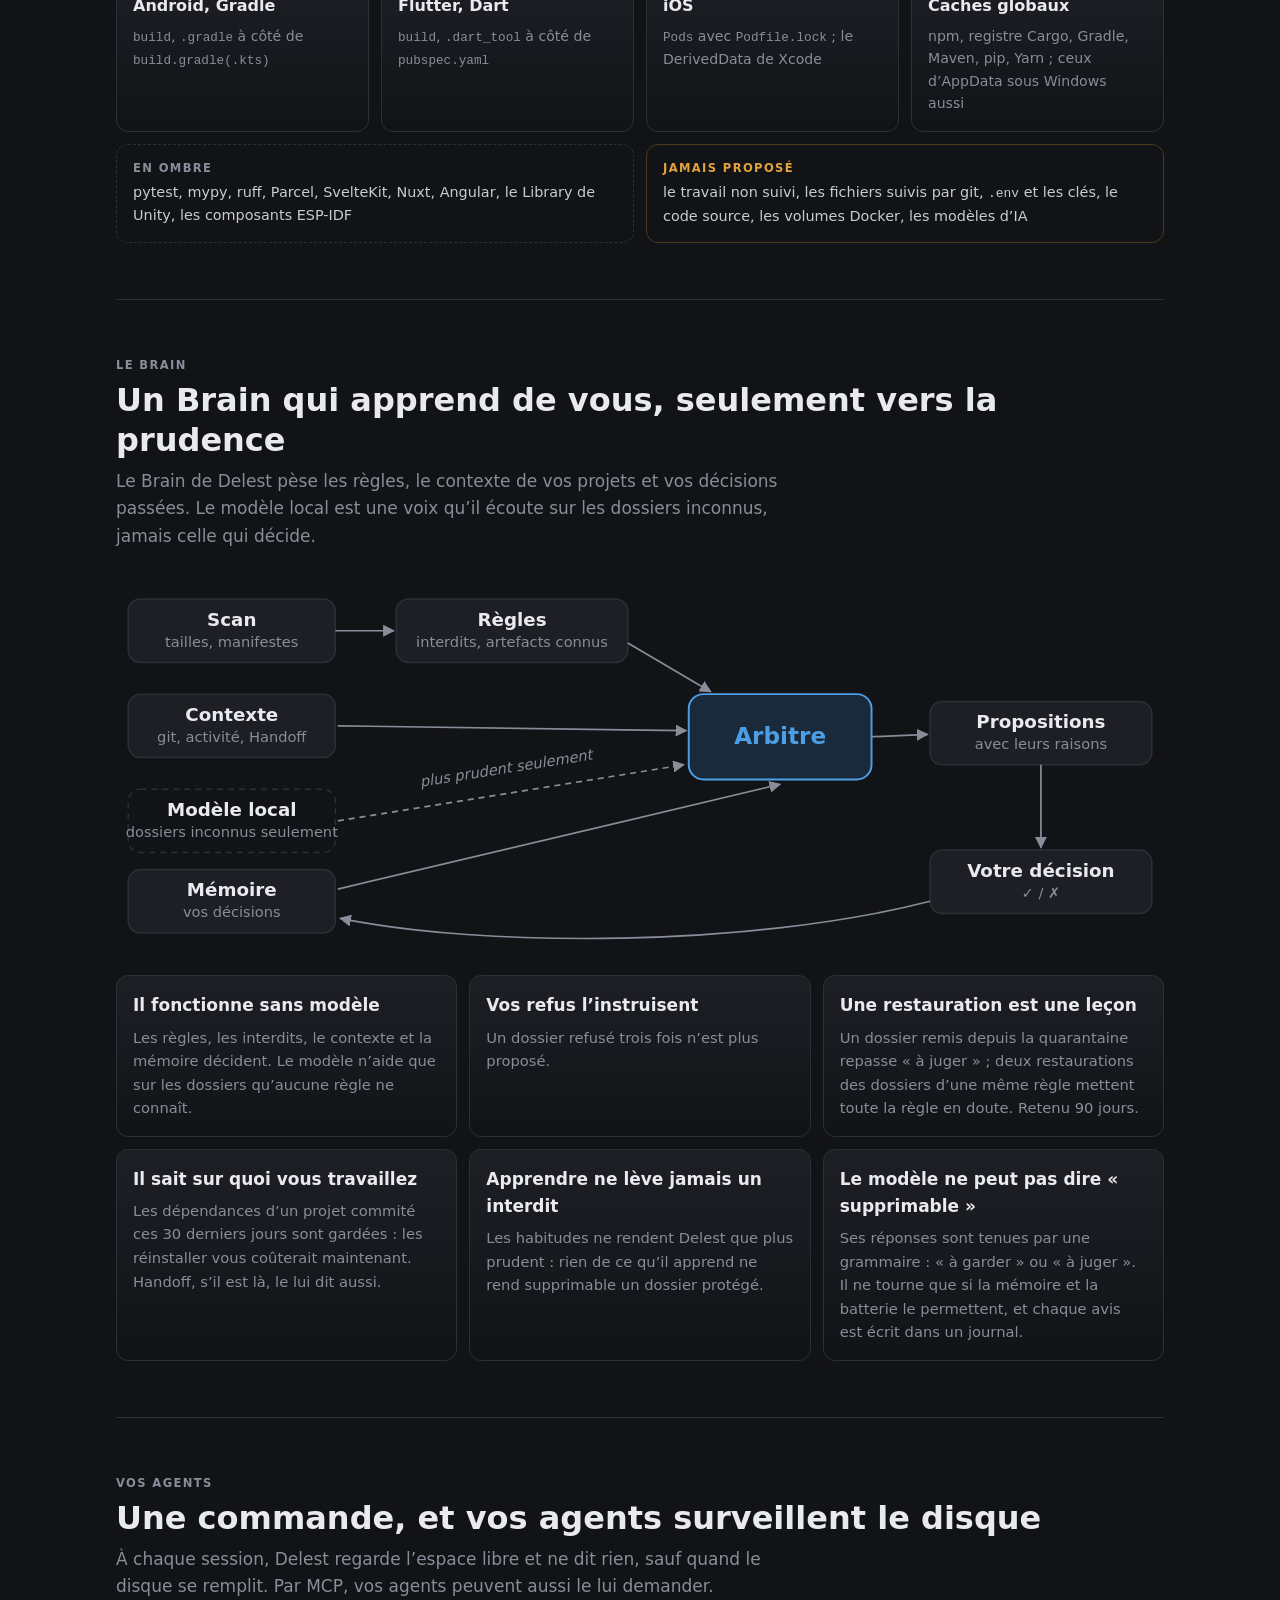
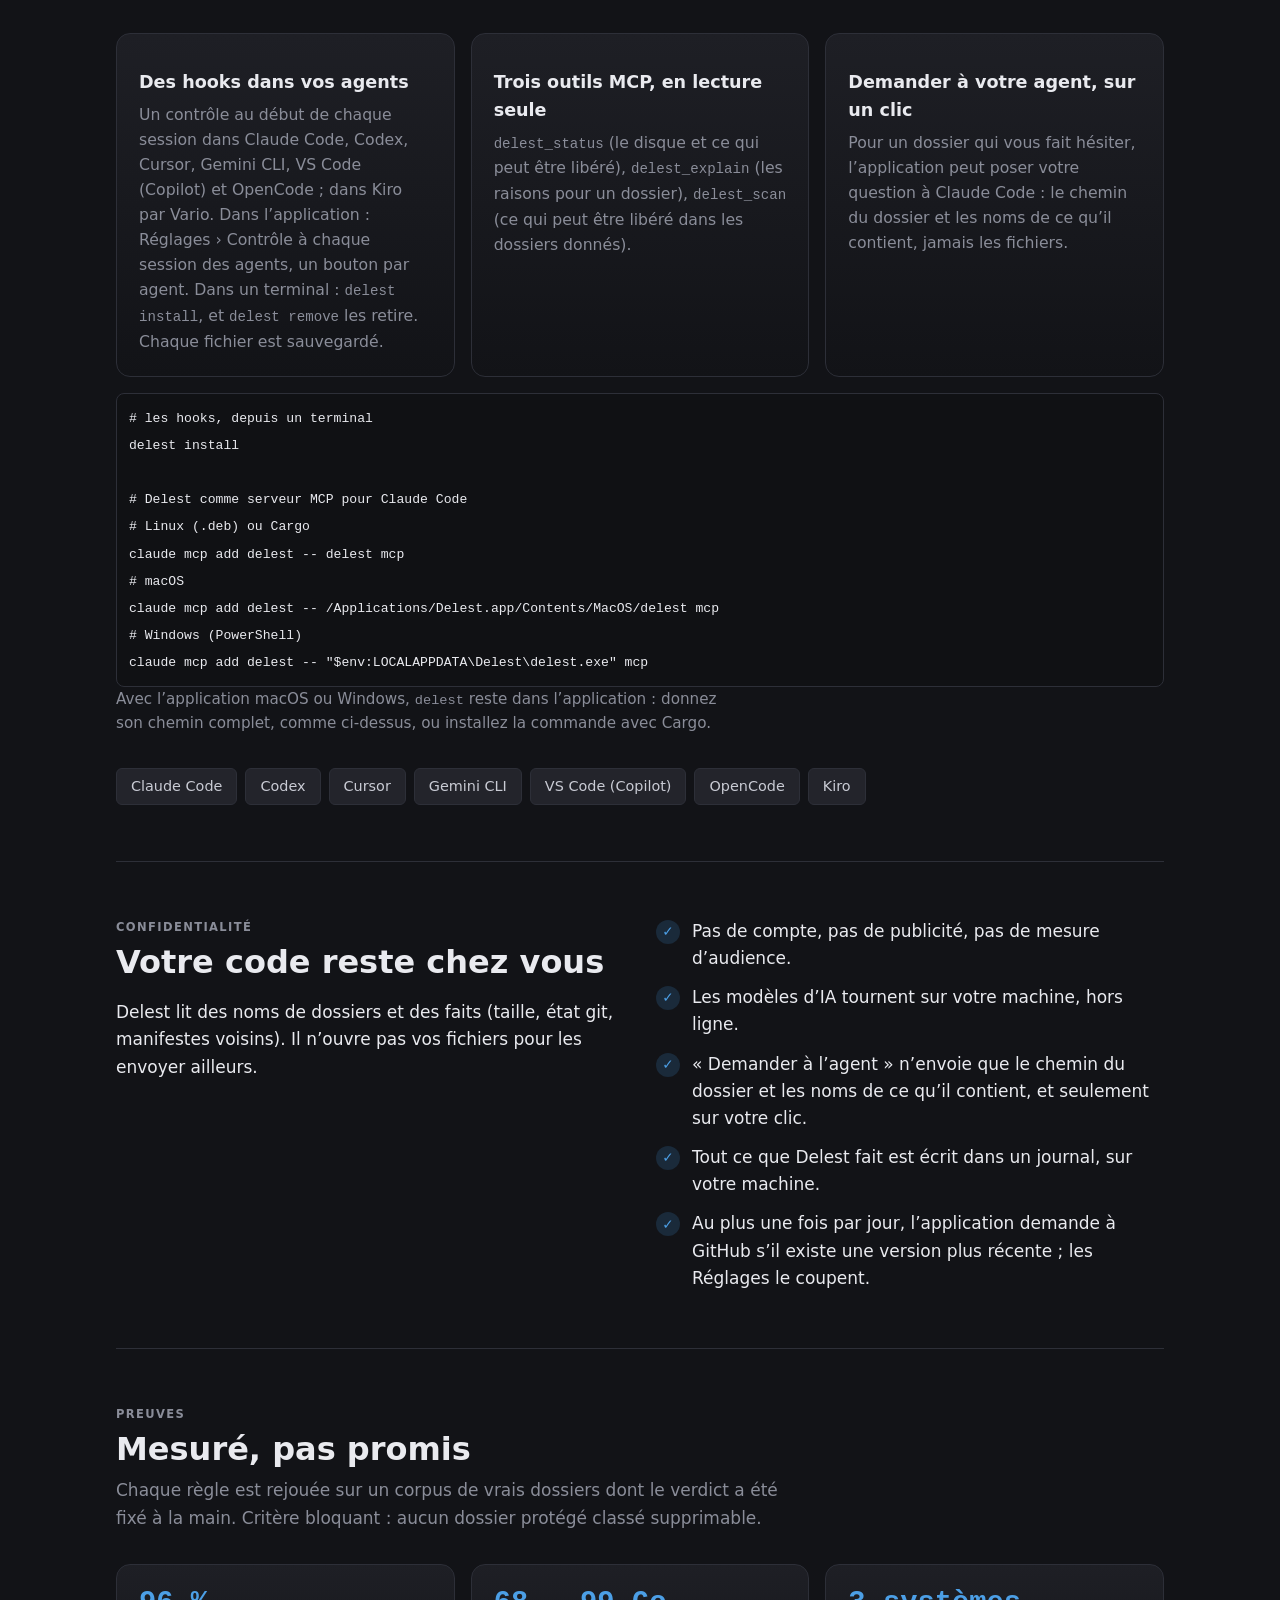
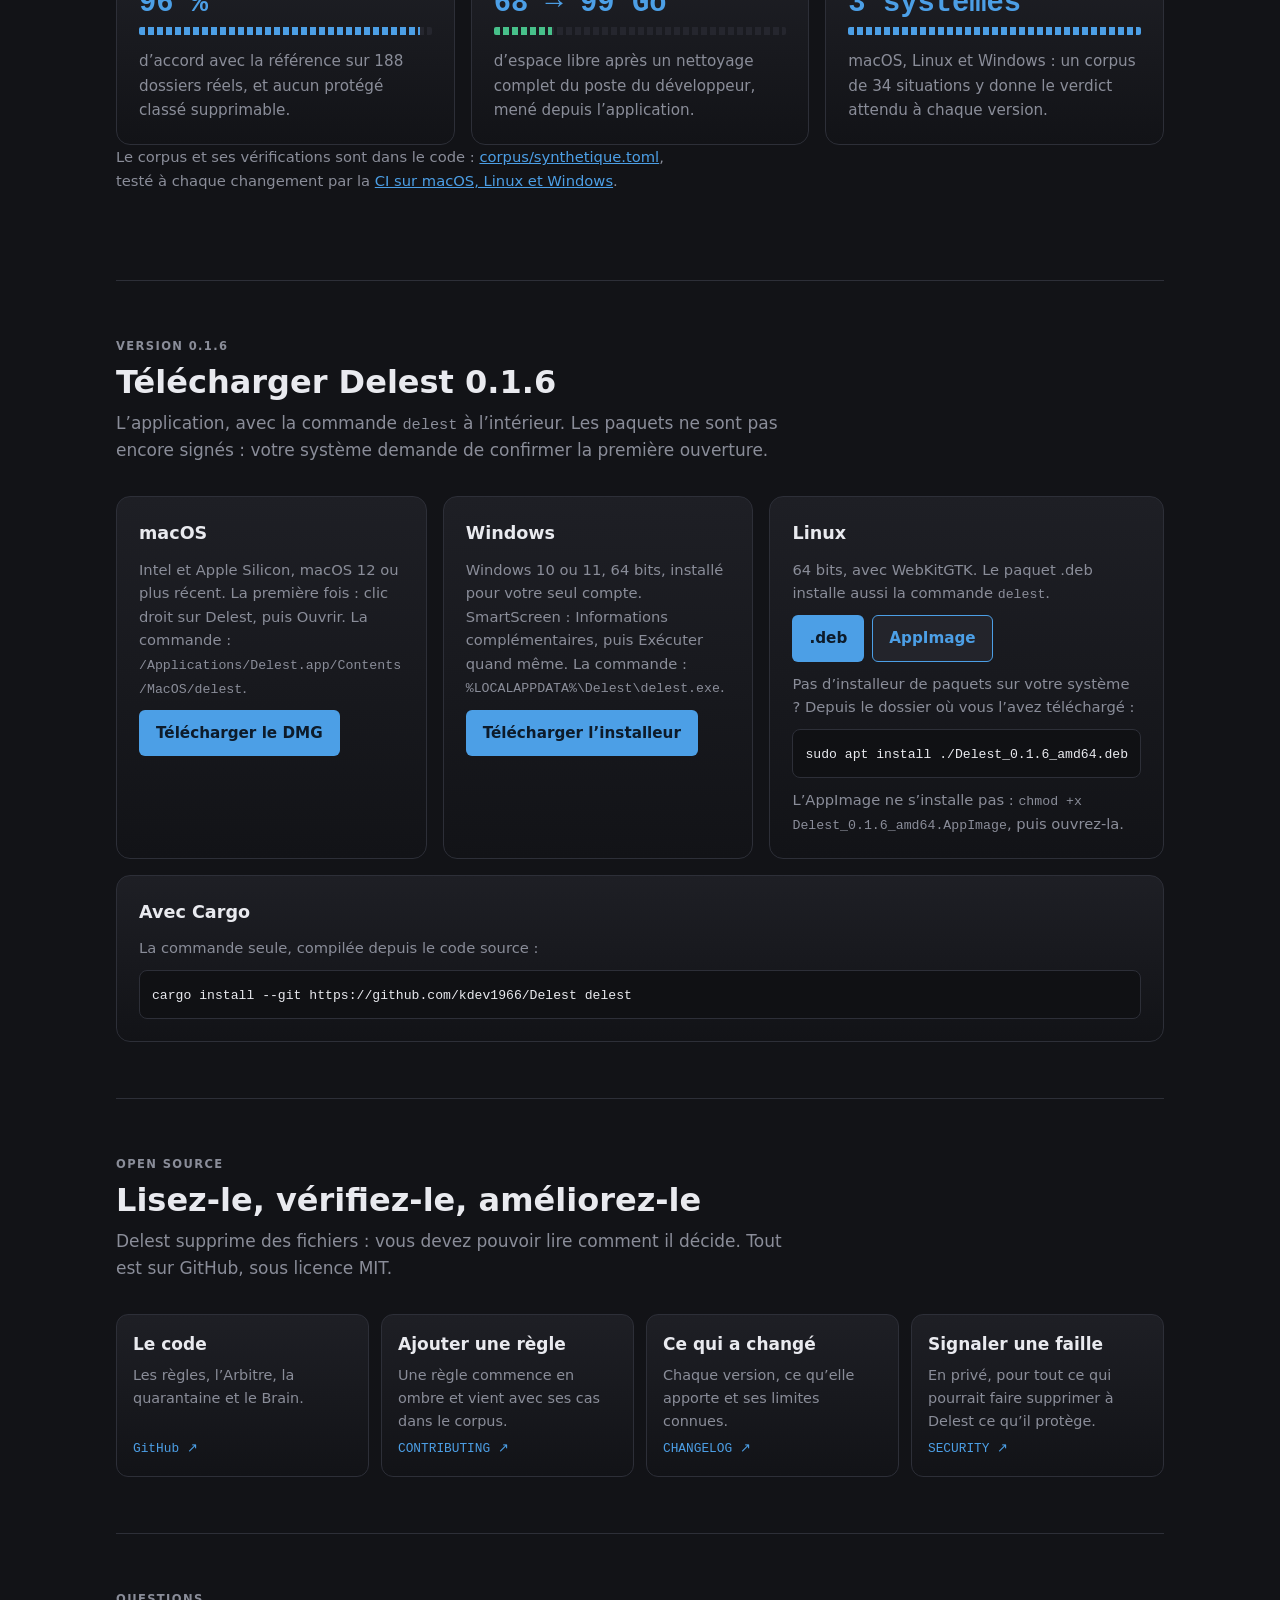
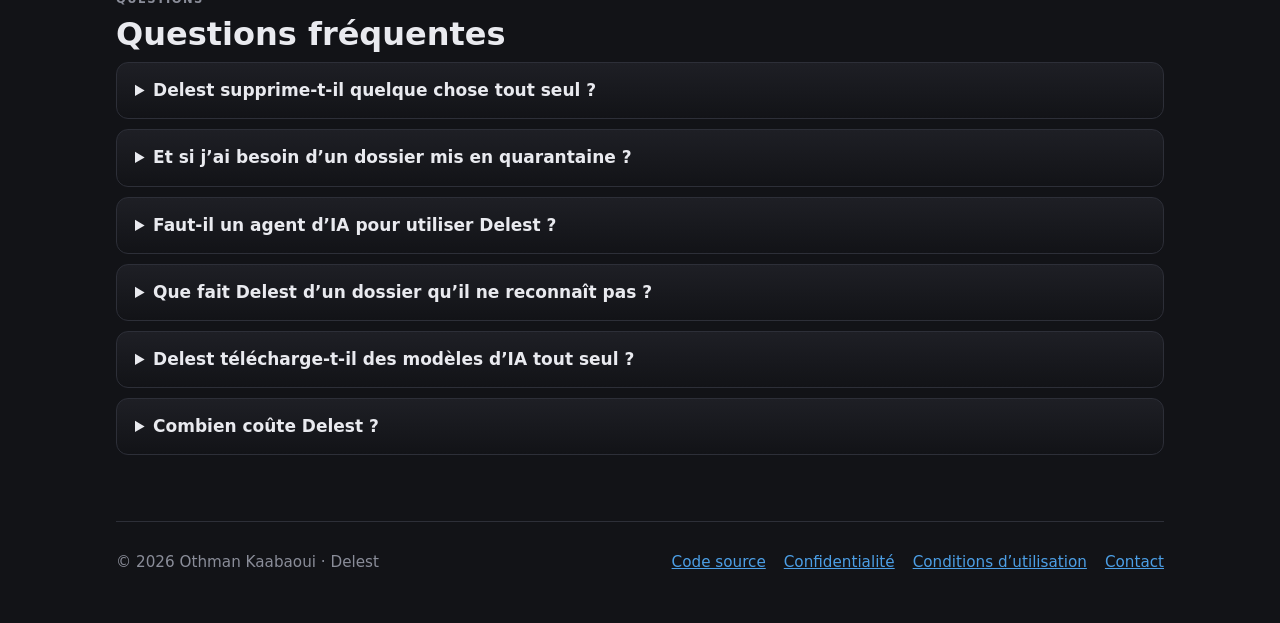
<file: fr/index.html>
<!doctype html>
<html lang="fr" dir="ltr">
<head>
<meta charset="utf-8">
<meta name="viewport" content="width=device-width, initial-scale=1">
<title>Delest — libérez de l’espace disque sans toucher à votre travail</title>
<meta name="description" content="Delest trouve ce qui se reconstruit sur le poste d’un développeur (compilations, dépendances, caches), explique chaque verdict, et ne libère rien sans votre accord. macOS, Windows et Linux.">
<link rel="icon" href="../icone.svg" type="image/svg+xml">
<link rel="alternate" hreflang="en" href="../index.html">
<meta property="og:type" content="website">
<meta property="og:title" content="Delest — libérez de l’espace disque sans toucher à votre travail">
<meta property="og:description" content="Compilations, dépendances et caches qui se reconstruisent, reconnus à leur manifeste ; chaque verdict expliqué ; rien supprimé sans votre accord. macOS, Windows, Linux. Open source.">
<meta property="og:url" content="https://kdev1966.github.io/delest-site/fr/">
<meta property="og:image" content="https://kdev1966.github.io/delest-site/carte.png">
<meta property="og:image:width" content="1200">
<meta property="og:image:height" content="630">
<meta name="twitter:card" content="summary_large_image">
<link rel="stylesheet" href="../style.css">
</head>
<body>
<div class="vitrine">
<header class="barre">
<a class="marque" href="index.html"><img src="../icone.svg" alt="">Delest</a>
<nav class="langues" aria-label="Langue"><a href="index.html" lang="fr" aria-current="page">Français</a><a href="../index.html" lang="en">English</a></nav>
</header>

<section class="une">
<div>
<h1>Libérez de l’espace disque. <em>Sans toucher à votre travail.</em></h1>
<p class="chapeau">Les compilations, les dépendances et les caches s’accumulent projet après projet. Delest trouve ce qui se reconstruit tout seul, explique chaque verdict, et rien ne part sans votre accord.</p>
<div class="badges"><a class="badge plein" href="#telecharger">Télécharger · macOS, Windows, Linux</a><a class="badge voile" href="https://github.com/kdev1966/Delest">Open source · licence MIT</a></div>
</div>
<div class="scene" aria-hidden="true">
<div class="jauge">
<p class="nom">Delest</p>
<div class="plaque cadran"><svg viewBox="0 0 132 118"><path d="M28.5 102.1A52 52 0 0 1 25.8 99.0M24.6 97.4A52 52 0 0 1 22.2 94.0M21.1 92.3A52 52 0 0 1 19.2 88.7M18.4 86.9A52 52 0 0 1 16.9 83.0M16.2 81.1A52 52 0 0 1 15.2 77.1M14.8 75.2A52 52 0 0 1 14.2 71.1M14.1 69.1A52 52 0 0 1 14.0 65.0M14.1 63.0A52 52 0 0 1 14.5 58.9M14.8 56.9A52 52 0 0 1 15.7 52.8M16.2 50.9A52 52 0 0 1 17.6 47.0M18.3 45.2A52 52 0 0 1 20.2 41.5M21.1 39.7A52 52 0 0 1 23.4 36.2M24.5 34.6A52 52 0 0 1 27.1 31.4M28.5 30.0A52 52 0 0 1 31.5 27.1M33.0 25.8A52 52 0 0 1 36.3 23.3M37.9 22.2A52 52 0 0 1 41.5 20.1M43.3 19.2A52 52 0 0 1 47.1 17.6M48.9 16.9A52 52 0 0 1 52.9 15.7M54.8 15.2A52 52 0 0 1 58.9 14.5M60.9 14.3A52 52 0 0 1 65.0 14.0M67.0 14.0A52 52 0 0 1 71.1 14.3M73.1 14.5A52 52 0 0 1 77.2 15.2M79.1 15.7A52 52 0 0 1 83.1 16.9M84.9 17.6A52 52 0 0 1 88.7 19.2M90.5 20.1A52 52 0 0 1 94.1 22.2M95.7 23.3A52 52 0 0 1 99.0 25.8M100.5 27.1A52 52 0 0 1 103.5 30.0M104.9 31.4A52 52 0 0 1 107.5 34.6M108.6 36.2A52 52 0 0 1 110.9 39.7M111.8 41.5A52 52 0 0 1 113.7 45.2M114.4 47.0A52 52 0 0 1 115.8 50.9M116.3 52.8A52 52 0 0 1 117.2 56.9M117.5 58.9A52 52 0 0 1 117.9 63.0M118.0 65.0A52 52 0 0 1 117.9 69.1M117.8 71.1A52 52 0 0 1 117.2 75.2M116.8 77.1A52 52 0 0 1 115.8 81.1M115.1 83.0A52 52 0 0 1 113.6 86.9M112.8 88.7A52 52 0 0 1 110.9 92.3M109.8 94.0A52 52 0 0 1 107.4 97.4M106.2 99.0A52 52 0 0 1 103.5 102.1" stroke="#25262e" stroke-width="9" fill="none"/><path d="M28.5 102.1A52 52 0 0 1 25.8 99.0M24.6 97.4A52 52 0 0 1 22.2 94.0M21.1 92.3A52 52 0 0 1 19.2 88.7M18.4 86.9A52 52 0 0 1 16.9 83.0M16.2 81.1A52 52 0 0 1 15.2 77.1M14.8 75.2A52 52 0 0 1 14.2 71.1M14.1 69.1A52 52 0 0 1 14.0 65.0M14.1 63.0A52 52 0 0 1 14.5 58.9" stroke="#47c08a" stroke-width="9" fill="none"/><path d="M14.8 56.9A52 52 0 0 1 15.7 52.8M16.2 50.9A52 52 0 0 1 17.6 47.0M18.3 45.2A52 52 0 0 1 20.2 41.5M21.1 39.7A52 52 0 0 1 23.4 36.2M24.5 34.6A52 52 0 0 1 27.1 31.4M28.5 30.0A52 52 0 0 1 31.5 27.1M33.0 25.8A52 52 0 0 1 36.3 23.3" stroke="#4c9fe6" stroke-width="9" fill="none"/></svg><div class="chiffre"><b>99 Go</b><span class="legende">libres</span></div><div class="legende bas">sur 500 Go</div></div>
<div class="plaque"><div class="legende">À libérer</div><div class="ligne"><i style="background:#4c9fe6"></i>Supprimable<b>31 Go</b></div><div class="ligne"><i style="background:#8cc4f2"></i>Avec réseau<b>6 Go</b></div><div class="ligne"><i style="background:#e3a23b"></i>À juger<b>3 Go</b></div></div>
<div class="bouton-jauge">Propositions</div>
</div>
<div class="verdict">
<div class="chemin">~/projets/api/target</div>
<div class="titre">Compilation Rust<span>12 Go</span></div>
<span class="puce">supprimable</span>
<ul class="raisons"><li>ignoré par git</li><li>à côté de Cargo.toml</li><li>aucun fichier suivi à l’intérieur</li><li>dernier commit il y a 3 jours</li></ul>
</div>
</div>
</section>

<section class="section" id="terminal">
<span class="etiquette">Dans votre terminal</span><h2>Ce que Delest voit dans vos projets</h2>
<p>Une exécution réelle sur un dossier de démonstration : une API Rust, un site Next.js, un projet Python avec son .env, et une application Flutter dont git ne connaît pas le build/. Rien ne bouge avant votre accord.</p>
<pre class="terminal"><code><span class="t-prompt">$</span> <span class="t-cmd">delest scan ~/projects</span>

<span class="t-head">supprimable — 330 Mo (3)</span>
<span class="t-size">    256 Mo</span>  <span class="t-path">~/projects/api/target</span>
<span class="t-why">            ignoré par git ; à côté de Cargo.toml ; dernier commit aujourd&#x27;hui</span>
<span class="t-size">     73 Mo</span>  <span class="t-path">~/projects/web/.next</span>
<span class="t-why">            ignoré par git ; à côté de package.json ; dernier commit aujourd&#x27;hui</span>
<span class="t-size">      1 Mo</span>  <span class="t-path">~/projects/ml/__pycache__</span>
<span class="t-why">            ignoré par git ; bytecode Python, régénéré à la prochaine exécution ; dernier commit aujourd&#x27;hui</span>

<span class="t-head">supprimable avec réseau — 100 Mo (1)</span>
<span class="t-size">    100 Mo</span>  <span class="t-path">~/projects/web/node_modules</span>
<span class="t-why">            ignoré par git ; lockfile package-lock.json ; projet travaillé aujourd&#x27;hui (dernier commit)</span>

<span class="t-head">à juger — 126 Mo (1)</span>
<span class="t-size">    126 Mo</span>  <span class="t-path">~/projects/ml/.venv</span>
<span class="t-why">            ignoré par git ; seulement requirements.txt : une réinstallation peut donner d&#x27;autres versions ; projet travaillé aujourd&#x27;hui (dernier commit)</span>

<span class="t-sum">Supprimable : 330 Mo, plus 100 Mo avec le réseau ; 126 Mo à juger. Rien n&#x27;a été modifié.</span>

<span class="t-prompt">$</span> <span class="t-cmd">delest explain ~/projects/mobile/build</span>
<span class="t-path">~/projects/mobile/build</span> — <span class="t-protected">protégé</span> (compilation)
  - ni suivi ni ignoré par git
  Taille sur le disque : 42 Mo

<span class="t-prompt">$</span> <span class="t-cmd">delest clean ~/projects --dry-run</span>
À mettre en quarantaine — 330 Mo :
<span class="t-size">    256 Mo</span>  <span class="t-path">~/projects/api/target</span>
<span class="t-why">            ignoré par git ; à côté de Cargo.toml ; dernier commit aujourd&#x27;hui</span>
<span class="t-size">     73 Mo</span>  <span class="t-path">~/projects/web/.next</span>
<span class="t-why">            ignoré par git ; à côté de package.json ; dernier commit aujourd&#x27;hui</span>
<span class="t-size">      1 Mo</span>  <span class="t-path">~/projects/ml/__pycache__</span>
<span class="t-why">            ignoré par git ; bytecode Python, régénéré à la prochaine exécution ; dernier commit aujourd&#x27;hui</span>

<span class="t-sum">Gardé : 1 élément (100 Mo) de projets travaillés ces 30 derniers jours.</span>

<span class="t-sum">À juger : 1 élément (126 Mo), laissé de côté ; --review demande pour chacun.</span>

<span class="t-sum">Aperçu seulement : rien n&#x27;a été déplacé.</span></code></pre>
</section>

<section class="section arbitre">
<span class="etiquette">Le cœur</span><h2>L’Arbitre, le cœur de Delest</h2>
<p>Un nettoyeur classique supprime ce qui ressemble à un cache. Delest fait l’inverse : il ne propose que ce qu’il peut prouver reconstructible, et il vous montre sa preuve.</p>
<div class="grille deux"><div class="carte"><div class="picto"><svg viewBox="0 0 24 24" aria-hidden="true"><path d="M4 12a8 8 0 0 1 13.7-5.6M20 12a8 8 0 0 1-13.7 5.6"/><path d="M18 3v4h-4M6 21v-4h4"/></svg></div><h3>Seulement ce qui se reconstruit</h3><p><code>target</code>, <code>node_modules</code>, <code>build</code>, <code>.gradle</code>, <code>.venv</code>, <code>Pods</code>, <code>.next</code> : reconnus à leur manifeste et à leur lockfile, jamais à leur seul nom.</p></div><div class="carte"><div class="picto"><svg viewBox="0 0 24 24" aria-hidden="true"><path d="M12 4a8 8 0 1 0 0 16a8 8 0 1 0 0-16z"/><path d="M9.6 9.4a2.5 2.5 0 1 1 3.4 2.3c-.6.3-1 .8-1 1.5v.3M12 16.3v.2"/></svg></div><h3>Chaque verdict expliqué</h3><p>Ignoré par git, à côté de son manifeste, dernier commit il y a trois jours : chaque proposition vient avec ses raisons.</p></div><div class="carte"><div class="picto"><svg viewBox="0 0 24 24" aria-hidden="true"><path d="M12 3.5l7 3v5c0 4.4-3 7.8-7 9-4-1.2-7-4.6-7-9v-5z"/><path d="M8.8 12.2l2.2 2.2 4.2-4.4"/></svg></div><h3>Des interdits absolus</h3><p>Le travail non suivi par git, les fichiers suivis, les secrets (<code>.env</code>, <code>.pem</code>), le code source et les volumes Docker ne sont jamais proposés.</p></div><div class="carte"><div class="picto"><svg viewBox="0 0 24 24" aria-hidden="true"><path d="M4 7h16M9 7V4.5h6V7M6 7l1 13h10l1-13"/><path d="M10 11v5M14 11v5"/></svg></div><h3>Rien ne part sans vous</h3><p>Un aperçu, votre accord, puis la quarantaine : sept jours pour tout restaurer, avant la suppression définitive.</p></div></div>
</section>

<section class="section" id="stack">
<span class="etiquette">Votre stack</span><h2>Reconnu à son manifeste, pas à son nom</h2>
<p>Un dossier n’est proposé que si le fichier qui le reconstruit est à côté. Les règles en ombre reconnaissent déjà leurs dossiers et ne proposent rien tant que le corpus ne les a pas acceptées.</p>
<div class="piles"><div class="pile"><b>Rust</b><span><code>target</code> à côté de <code>Cargo.toml</code></span></div><div class="pile"><b>Java (Maven)</b><span><code>target</code> à côté de <code>pom.xml</code></span></div><div class="pile"><b>Node</b><span><code>node_modules</code> avec son lockfile : npm, pnpm, Yarn, Bun ; <code>.next</code>, <code>.turbo</code></span></div><div class="pile"><b>Python</b><span><code>.venv</code>, <code>venv</code> avec <code>uv.lock</code>, <code>poetry.lock</code>, <code>Pipfile.lock</code> ou <code>pdm.lock</code> ; <code>__pycache__</code></span></div><div class="pile"><b>Android, Gradle</b><span><code>build</code>, <code>.gradle</code> à côté de <code>build.gradle(.kts)</code></span></div><div class="pile"><b>Flutter, Dart</b><span><code>build</code>, <code>.dart_tool</code> à côté de <code>pubspec.yaml</code></span></div><div class="pile"><b>iOS</b><span><code>Pods</code> avec <code>Podfile.lock</code> ; le DerivedData de Xcode</span></div><div class="pile"><b>Caches globaux</b><span>npm, registre Cargo, Gradle, Maven, pip, Yarn ; ceux d’AppData sous Windows aussi</span></div></div>
<div class="encadres"><div class="encadre"><b>En ombre</b><span>pytest, mypy, ruff, Parcel, SvelteKit, Nuxt, Angular, le Library de Unity, les composants ESP-IDF</span></div><div class="encadre interdit"><b>Jamais proposé</b><span>le travail non suivi, les fichiers suivis par git, <code>.env</code> et les clés, le code source, les volumes Docker, les modèles d’IA</span></div></div>
</section>



<section class="section brain" id="brain">
<span class="etiquette">Le Brain</span><h2>Un Brain qui apprend de vous, seulement vers la prudence</h2>
<p>Le Brain de Delest pèse les règles, le contexte de vos projets et vos décisions passées. Le modèle local est une voix qu’il écoute sur les dossiers inconnus, jamais celle qui décide.</p>
<svg class="schema" viewBox="0 0 860 300" role="img" aria-label="Brain"><defs><marker id="a" viewBox="0 0 10 10" refX="9" refY="5" markerWidth="7" markerHeight="7" orient="auto-start-reverse"><path d="M0 0L10 5L0 10z" class="d-head"/></marker></defs><g><rect class="d-box" x="10" y="14" width="170" height="52" rx="10"/><text class="d-title" x="95.0" y="36">Scan</text><text class="d-sub" x="95.0" y="53">tailles, manifestes</text></g><g><rect class="d-box" x="10" y="92" width="170" height="52" rx="10"/><text class="d-title" x="95.0" y="114">Contexte</text><text class="d-sub" x="95.0" y="131">git, activité, Handoff</text></g><g><rect class="d-box d-dashed" x="10" y="170" width="170" height="52" rx="10"/><text class="d-title" x="95.0" y="192">Modèle local</text><text class="d-sub" x="95.0" y="209">dossiers inconnus seulement</text></g><g><rect class="d-box" x="10" y="236" width="170" height="52" rx="10"/><text class="d-title" x="95.0" y="258">Mémoire</text><text class="d-sub" x="95.0" y="275">vos décisions</text></g><g><rect class="d-box" x="230" y="14" width="190" height="52" rx="10"/><text class="d-title" x="325.0" y="36">Règles</text><text class="d-sub" x="325.0" y="53">interdits, artefacts connus</text></g><g><rect class="d-arb" x="470" y="92" width="150" height="70" rx="12"/><text class="d-big" x="545" y="133">Arbitre</text></g><g><rect class="d-box" x="668" y="98" width="182" height="52" rx="10"/><text class="d-title" x="759.0" y="120">Propositions</text><text class="d-sub" x="759.0" y="137">avec leurs raisons</text></g><g><rect class="d-box" x="668" y="220" width="182" height="52" rx="10"/><text class="d-title" x="759.0" y="242">Votre décision</text><text class="d-sub" x="759.0" y="259">✓ / ✗</text></g><path class="d-line" d="M180 40 L228 40" marker-end="url(#a)"/><path class="d-line" d="M420 50 L488 90" marker-end="url(#a)"/><path class="d-line" d="M182 118 L468 122" marker-end="url(#a)"/><path class="d-line d-dash" d="M182 196 L466 150" marker-end="url(#a)"/><text class="d-note" x="250" y="168" transform="rotate(-9 250 168)">plus prudent seulement</text><path class="d-line" d="M182 252 L545 166" marker-end="url(#a)"/><path class="d-line" d="M620 127 L666 125" marker-end="url(#a)"/><path class="d-line" d="M759 150 L759 218" marker-end="url(#a)"/><path class="d-line" d="M668 262 C 520 300 300 300 184 276" marker-end="url(#a)"/></svg>
<ul class="lois"><li><b>Il fonctionne sans modèle</b><span>Les règles, les interdits, le contexte et la mémoire décident. Le modèle n’aide que sur les dossiers qu’aucune règle ne connaît.</span></li><li><b>Vos refus l’instruisent</b><span>Un dossier refusé trois fois n’est plus proposé.</span></li><li><b>Une restauration est une leçon</b><span>Un dossier remis depuis la quarantaine repasse « à juger » ; deux restaurations des dossiers d’une même règle mettent toute la règle en doute. Retenu 90 jours.</span></li><li><b>Il sait sur quoi vous travaillez</b><span>Les dépendances d’un projet commité ces 30 derniers jours sont gardées : les réinstaller vous coûterait maintenant. Handoff, s’il est là, le lui dit aussi.</span></li><li><b>Apprendre ne lève jamais un interdit</b><span>Les habitudes ne rendent Delest que plus prudent : rien de ce qu’il apprend ne rend supprimable un dossier protégé.</span></li><li><b>Le modèle ne peut pas dire « supprimable »</b><span>Ses réponses sont tenues par une grammaire : « à garder » ou « à juger ». Il ne tourne que si la mémoire et la batterie le permettent, et chaque avis est écrit dans un journal.</span></li></ul>
</section>

<section class="section" id="agents">
<span class="etiquette">Vos agents</span><h2>Une commande, et vos agents surveillent le disque</h2>
<p>À chaque session, Delest regarde l’espace libre et ne dit rien, sauf quand le disque se remplit. Par MCP, vos agents peuvent aussi le lui demander.</p>
<div class="grille"><div class="carte"><h3>Des hooks dans vos agents</h3><p>Un contrôle au début de chaque session dans Claude Code, Codex, Cursor, Gemini CLI, VS Code (Copilot) et OpenCode ; dans Kiro par Vario. Dans l’application : Réglages › Contrôle à chaque session des agents, un bouton par agent. Dans un terminal : <code>delest install</code>, et <code>delest remove</code> les retire. Chaque fichier est sauvegardé.</p></div><div class="carte"><h3>Trois outils MCP, en lecture seule</h3><p><code>delest_status</code> (le disque et ce qui peut être libéré), <code>delest_explain</code> (les raisons pour un dossier), <code>delest_scan</code> (ce qui peut être libéré dans les dossiers donnés).</p></div><div class="carte"><h3>Demander à votre agent, sur un clic</h3><p>Pour un dossier qui vous fait hésiter, l’application peut poser votre question à Claude Code : le chemin du dossier et les noms de ce qu’il contient, jamais les fichiers.</p></div></div>
<pre class="commande"><code># les hooks, depuis un terminal
delest install

# Delest comme serveur MCP pour Claude Code
# Linux (.deb) ou Cargo
claude mcp add delest -- delest mcp
# macOS
claude mcp add delest -- /Applications/Delest.app/Contents/MacOS/delest mcp
# Windows (PowerShell)
claude mcp add delest -- "$env:LOCALAPPDATA\Delest\delest.exe" mcp</code></pre>
<p class="note">Avec l’application macOS ou Windows, <code>delest</code> reste dans l’application : donnez son chemin complet, comme ci-dessus, ou installez la commande avec Cargo.</p>
<ul class="agents"><li>Claude Code</li><li>Codex</li><li>Cursor</li><li>Gemini CLI</li><li>VS Code (Copilot)</li><li>OpenCode</li><li>Kiro</li></ul>
</section>

<section class="section prive">
<div><span class="etiquette">Confidentialité</span><h2>Votre code reste chez vous</h2><p>Delest lit des noms de dossiers et des faits (taille, état git, manifestes voisins). Il n’ouvre pas vos fichiers pour les envoyer ailleurs.</p></div>
<ul class="coches"><li>Pas de compte, pas de publicité, pas de mesure d’audience.</li><li>Les modèles d’IA tournent sur votre machine, hors ligne.</li><li>« Demander à l’agent » n’envoie que le chemin du dossier et les noms de ce qu’il contient, et seulement sur votre clic.</li><li>Tout ce que Delest fait est écrit dans un journal, sur votre machine.</li><li>Au plus une fois par jour, l’application demande à GitHub s’il existe une version plus récente ; les Réglages le coupent.</li></ul>
</section>

<section class="section">
<span class="etiquette">Preuves</span><h2>Mesuré, pas promis</h2>
<p>Chaque règle est rejouée sur un corpus de vrais dossiers dont le verdict a été fixé à la main. Critère bloquant : aucun dossier protégé classé supprimable.</p>
<div class="preuves"><div class="preuve"><b>96 %</b><div class="barre-seg" style="--part:96%"></div><p>d’accord avec la référence sur 188 dossiers réels, et aucun protégé classé supprimable.</p></div><div class="preuve"><b>68 → 99 Go</b><div class="barre-seg" style="--part:20%;--remplie:var(--libre)"></div><p>d’espace libre après un nettoyage complet du poste du développeur, mené depuis l’application.</p></div><div class="preuve"><b>3 systèmes</b><div class="barre-seg" style="--part:100%"></div><p>macOS, Linux et Windows : un corpus de 34 situations y donne le verdict attendu à chaque version.</p></div></div>
<p class="liens-preuves">Le corpus et ses vérifications sont dans le code : <a href="https://github.com/kdev1966/Delest/blob/main/corpus/synthetique.toml">corpus/synthetique.toml</a>, testé à chaque changement par la <a href="https://github.com/kdev1966/Delest/actions">CI sur macOS, Linux et Windows</a>.</p>
</section>

<section class="section" id="telecharger">
<span class="etiquette">Version 0.1.6</span><h2>Télécharger Delest 0.1.6</h2>
<p>L’application, avec la commande <code>delest</code> à l’intérieur. Les paquets ne sont pas encore signés : votre système demande de confirmer la première ouverture.</p>
<div class="telechargements"><div class="systeme"><h3>macOS</h3><p>Intel et Apple Silicon, macOS 12 ou plus récent. La première fois : clic droit sur Delest, puis Ouvrir. La commande : <code>/Applications/Delest.app/Contents/MacOS/delest</code>.</p><a class="badge plein" href="https://github.com/kdev1966/Delest/releases/download/v0.1.6/Delest_0.1.6_universal.dmg">Télécharger le DMG</a></div><div class="systeme"><h3>Windows</h3><p>Windows 10 ou 11, 64 bits, installé pour votre seul compte. SmartScreen : Informations complémentaires, puis Exécuter quand même. La commande : <code>%LOCALAPPDATA%\Delest\delest.exe</code>.</p><a class="badge plein" href="https://github.com/kdev1966/Delest/releases/download/v0.1.6/Delest_0.1.6_x64-setup.exe">Télécharger l’installeur</a></div><div class="systeme"><h3>Linux</h3><p>64 bits, avec WebKitGTK. Le paquet .deb installe aussi la commande <code>delest</code>.</p><div class="autres"><a class="badge plein" href="https://github.com/kdev1966/Delest/releases/download/v0.1.6/Delest_0.1.6_amd64.deb">.deb</a><a class="badge voile" href="https://github.com/kdev1966/Delest/releases/download/v0.1.6/Delest_0.1.6_amd64.AppImage">AppImage</a></div><p>Pas d’installeur de paquets sur votre système ? Depuis le dossier où vous l’avez téléchargé :</p><pre class="commande"><code>sudo apt install ./Delest_0.1.6_amd64.deb</code></pre><p>L’AppImage ne s’installe pas : <code>chmod +x Delest_0.1.6_amd64.AppImage</code>, puis ouvrez-la.</p></div><div class="systeme cargo"><h3>Avec Cargo</h3><p>La commande seule, compilée depuis le code source :</p><pre class="commande"><code>cargo install --git https://github.com/kdev1966/Delest delest</code></pre></div></div>
</section>

<section class="section" id="source">
<span class="etiquette">Open source</span><h2>Lisez-le, vérifiez-le, améliorez-le</h2>
<p>Delest supprime des fichiers : vous devez pouvoir lire comment il décide. Tout est sur GitHub, sous licence MIT.</p>
<div class="sources"><a class="source" href="https://github.com/kdev1966/Delest"><b>Le code</b><span>Les règles, l’Arbitre, la quarantaine et le Brain.</span><em>GitHub ↗</em></a><a class="source" href="https://github.com/kdev1966/Delest/blob/main/CONTRIBUTING.md"><b>Ajouter une règle</b><span>Une règle commence en ombre et vient avec ses cas dans le corpus.</span><em>CONTRIBUTING ↗</em></a><a class="source" href="https://github.com/kdev1966/Delest/blob/main/CHANGELOG.md"><b>Ce qui a changé</b><span>Chaque version, ce qu’elle apporte et ses limites connues.</span><em>CHANGELOG ↗</em></a><a class="source" href="https://github.com/kdev1966/Delest/blob/main/SECURITY.md"><b>Signaler une faille</b><span>En privé, pour tout ce qui pourrait faire supprimer à Delest ce qu’il protège.</span><em>SECURITY ↗</em></a></div>
</section>

<section class="section questions">
<span class="etiquette">Questions</span><h2>Questions fréquentes</h2>
<details><summary>Delest supprime-t-il quelque chose tout seul ?</summary><p>Non. Il propose, vous choisissez, puis les dossiers vont en quarantaine pour sept jours. Rien n’est supprimé sans votre accord.</p></details><details><summary>Et si j’ai besoin d’un dossier mis en quarantaine ?</summary><p>Restaurez-le depuis la Quarantaine, ou avec <code>delest restore</code>, pendant sept jours. Au-delà, il est supprimé.</p></details><details><summary>Faut-il un agent d’IA pour utiliser Delest ?</summary><p>Non. L’application et la commande fonctionnent seules ; les agents ajoutent seulement un contrôle à chaque session.</p></details><details><summary>Que fait Delest d’un dossier qu’il ne reconnaît pas ?</summary><p>Il ne le propose pas. Le modèle local peut donner un avis, toujours vers la prudence, et la décision vous revient.</p></details><details><summary>Delest télécharge-t-il des modèles d’IA tout seul ?</summary><p>Non. Delest fonctionne sans eux. Dans Réglages › IA, « Installer l’IA locale » montre ce qu’il téléchargerait (environ 3,2 Go), et ne le fait qu’après votre accord ; chaque fichier est vérifié par son empreinte publiée. Le moteur demande macOS 13.3 ou plus récent, et sous Windows un runtime Visual C++ récent.</p></details><details><summary>Combien coûte Delest ?</summary><p>Rien. Delest est gratuit et open source, sous licence MIT : son code est <a href="https://github.com/kdev1966/Delest">sur GitHub</a>.</p></details>
</section>

<footer class="pied">
<span>© 2026 Othman Kaabaoui · Delest</span>
<span class="liens"><a href="https://github.com/kdev1966/Delest">Code source</a><a href="confidentialite.html">Confidentialité</a><a href="conditions.html">Conditions d’utilisation</a><a href="mailto:kaabaoui.othman@gmail.com">Contact</a></span>
</footer>
</div>
</body>
</html>
</file>
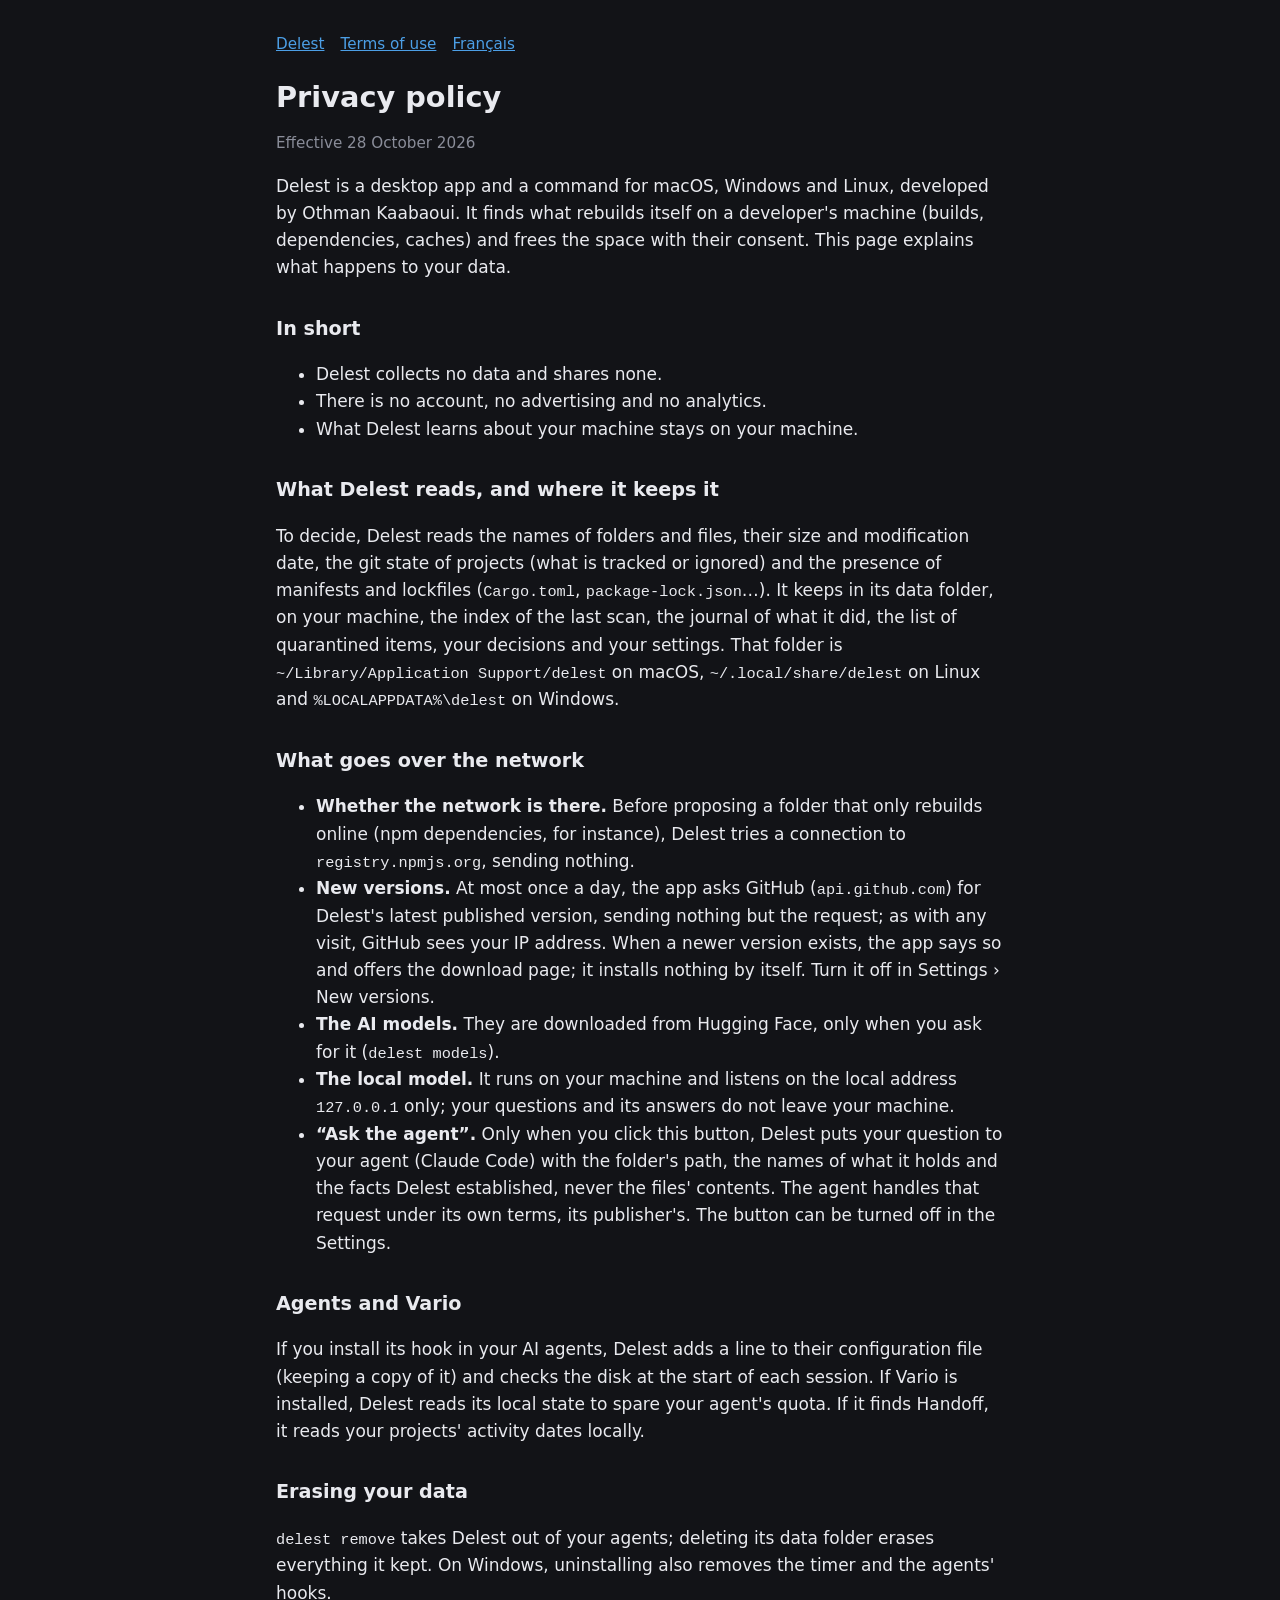
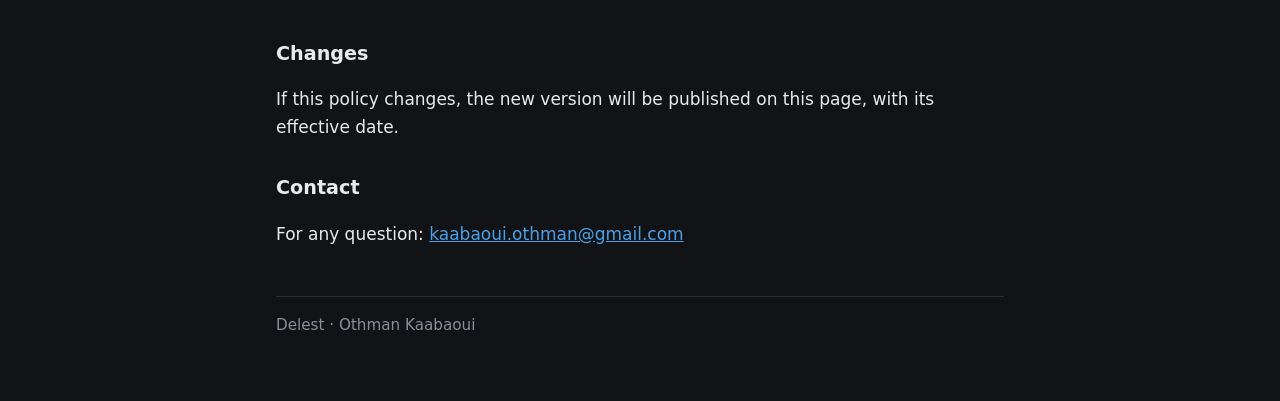
<file: privacy.html>
<!doctype html>
<html lang="en">
<head>
<meta charset="utf-8">
<meta name="viewport" content="width=device-width, initial-scale=1">
<title>Delest — Privacy policy</title>
<link rel="icon" href="icone.svg" type="image/svg+xml">
<link rel="stylesheet" href="style.css">
</head>
<body>
<main>
<nav><a href="index.html">Delest</a><a href="terms.html">Terms of use</a><a href="fr/confidentialite.html" lang="fr">Français</a></nav>
<h1>Privacy policy</h1>
<p class="date">Effective 28 October 2026</p>

<p>Delest is a desktop app and a command for macOS, Windows and Linux, developed by Othman Kaabaoui. It finds what
rebuilds itself on a developer's machine (builds, dependencies, caches) and frees the space with their consent. This
page explains what happens to your data.</p>

<h2>In short</h2>
<ul>
<li>Delest collects no data and shares none.</li>
<li>There is no account, no advertising and no analytics.</li>
<li>What Delest learns about your machine stays on your machine.</li>
</ul>

<h2>What Delest reads, and where it keeps it</h2>
<p>To decide, Delest reads the names of folders and files, their size and modification date, the git state of projects
(what is tracked or ignored) and the presence of manifests and lockfiles (<code>Cargo.toml</code>,
<code>package-lock.json</code>…). It keeps in its data folder, on your machine, the index of the last scan, the journal of
what it did, the list of quarantined items, your decisions and your settings. That folder is
<code>~/Library/Application Support/delest</code> on macOS, <code>~/.local/share/delest</code> on Linux and
<code>%LOCALAPPDATA%\delest</code> on Windows.</p>

<h2>What goes over the network</h2>
<ul>
<li><strong>Whether the network is there.</strong> Before proposing a folder that only rebuilds online (npm dependencies,
for instance), Delest tries a connection to <code>registry.npmjs.org</code>, sending nothing.</li>
<li><strong>New versions.</strong> At most once a day, the app asks GitHub (<code>api.github.com</code>) for
Delest's latest published version, sending nothing but the request; as with any visit, GitHub sees your IP address.
When a newer version exists, the app says so and offers the download page; it installs nothing by itself. Turn it off
in Settings › New versions.</li>
<li><strong>The AI models.</strong> They are downloaded from Hugging Face, only when you ask for it
(<code>delest models</code>).</li>
<li><strong>The local model.</strong> It runs on your machine and listens on the local address <code>127.0.0.1</code>
only; your questions and its answers do not leave your machine.</li>
<li><strong>“Ask the agent”.</strong> Only when you click this button, Delest puts your question to your agent (Claude
Code) with the folder's path, the names of what it holds and the facts Delest established, never the files' contents.
The agent handles that request under its own terms, its publisher's. The button can be turned off in the Settings.</li>
</ul>

<h2>Agents and Vario</h2>
<p>If you install its hook in your AI agents, Delest adds a line to their configuration file (keeping a copy of it) and
checks the disk at the start of each session. If Vario is installed, Delest reads its local state to spare your agent's
quota. If it finds Handoff, it reads your projects' activity dates locally.</p>

<h2>Erasing your data</h2>
<p><code>delest remove</code> takes Delest out of your agents; deleting its data folder erases everything it kept. On
Windows, uninstalling also removes the timer and the agents' hooks.</p>

<h2>Changes</h2>
<p>If this policy changes, the new version will be published on this page, with its effective date.</p>

<h2>Contact</h2>
<p>For any question: <a href="mailto:kaabaoui.othman@gmail.com">kaabaoui.othman@gmail.com</a></p>

<footer>Delest · Othman Kaabaoui</footer>
</main>
</body>
</html>
</file>
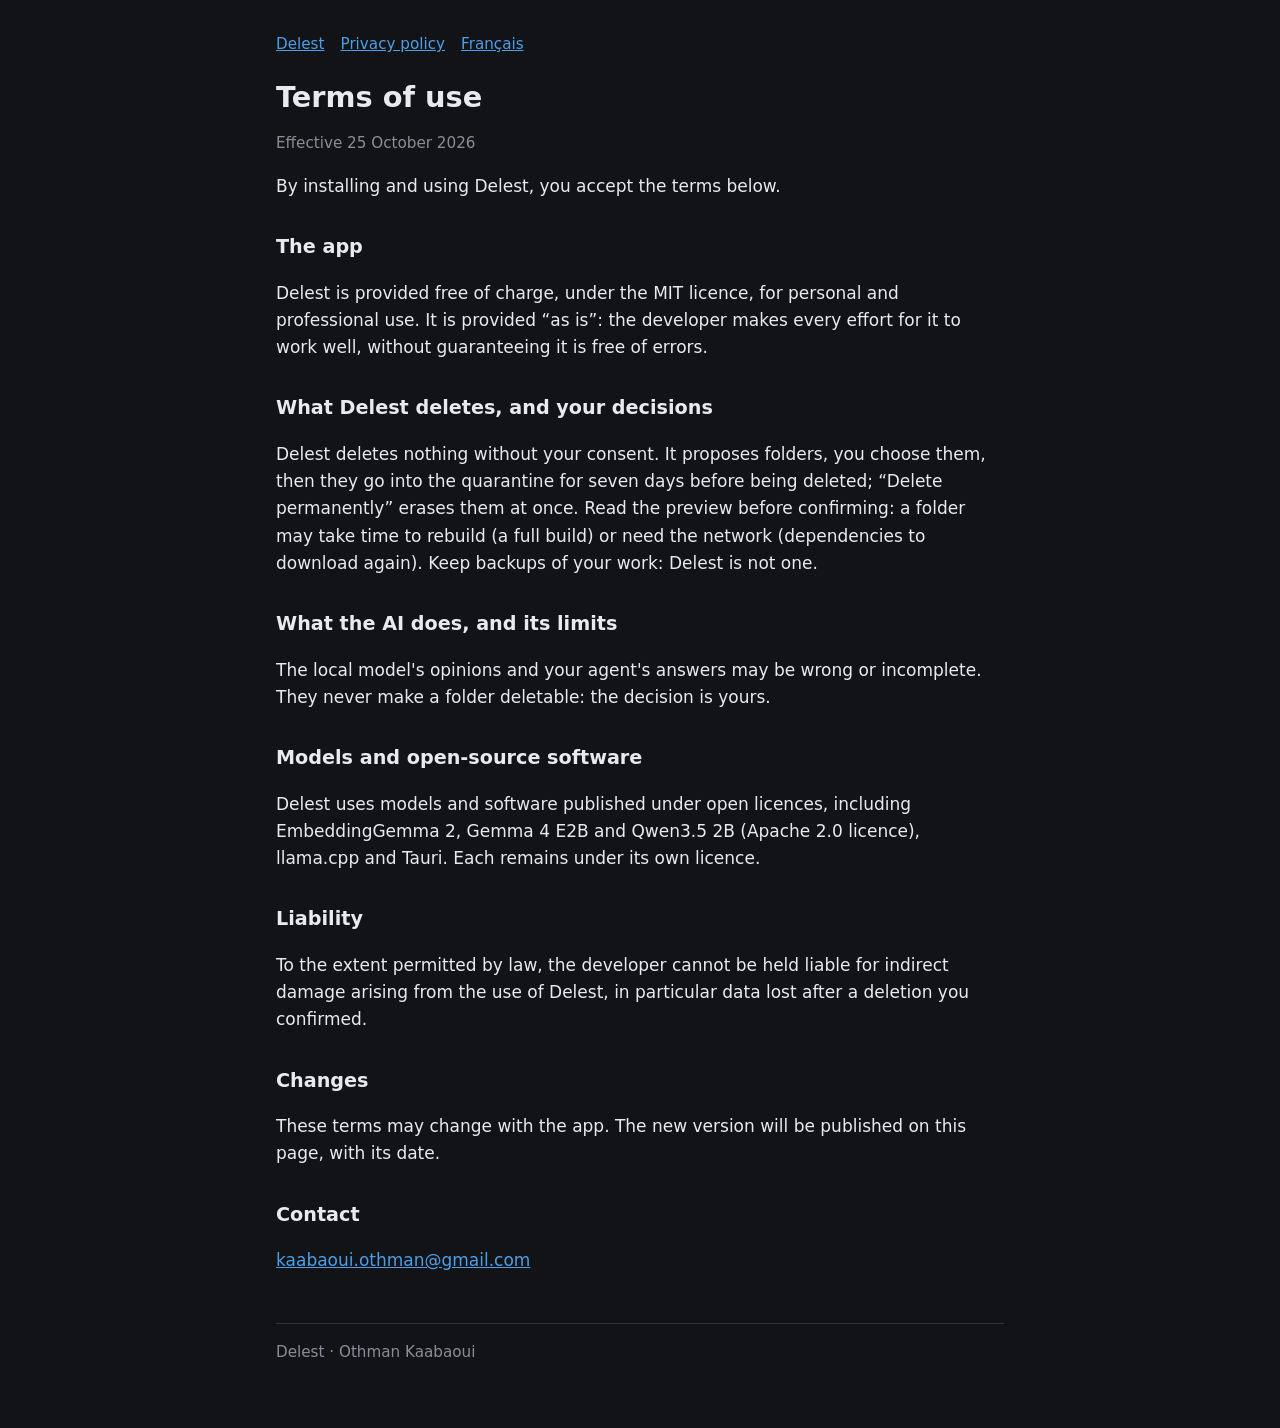
<file: terms.html>
<!doctype html>
<html lang="en">
<head>
<meta charset="utf-8">
<meta name="viewport" content="width=device-width, initial-scale=1">
<title>Delest — Terms of use</title>
<link rel="icon" href="icone.svg" type="image/svg+xml">
<link rel="stylesheet" href="style.css">
</head>
<body>
<main>
<nav><a href="index.html">Delest</a><a href="privacy.html">Privacy policy</a><a href="fr/conditions.html" lang="fr">Français</a></nav>
<h1>Terms of use</h1>
<p class="date">Effective 25 October 2026</p>

<p>By installing and using Delest, you accept the terms below.</p>

<h2>The app</h2>
<p>Delest is provided free of charge, under the MIT licence, for personal and professional use. It is provided “as is”:
the developer makes every effort for it to work well, without guaranteeing it is free of errors.</p>

<h2>What Delest deletes, and your decisions</h2>
<p>Delest deletes nothing without your consent. It proposes folders, you choose them, then they go into the quarantine
for seven days before being deleted; “Delete permanently” erases them at once. Read the preview before confirming: a
folder may take time to rebuild (a full build) or need the network (dependencies to download again). Keep backups of
your work: Delest is not one.</p>

<h2>What the AI does, and its limits</h2>
<p>The local model's opinions and your agent's answers may be wrong or incomplete. They never make a folder deletable:
the decision is yours.</p>

<h2>Models and open-source software</h2>
<p>Delest uses models and software published under open licences, including EmbeddingGemma 2, Gemma 4 E2B and Qwen3.5 2B
(Apache 2.0 licence), llama.cpp and Tauri. Each remains under its own licence.</p>

<h2>Liability</h2>
<p>To the extent permitted by law, the developer cannot be held liable for indirect damage arising from the use of
Delest, in particular data lost after a deletion you confirmed.</p>

<h2>Changes</h2>
<p>These terms may change with the app. The new version will be published on this page, with its date.</p>

<h2>Contact</h2>
<p><a href="mailto:kaabaoui.othman@gmail.com">kaabaoui.othman@gmail.com</a></p>

<footer>Delest · Othman Kaabaoui</footer>
</main>
</body>
</html>
</file>
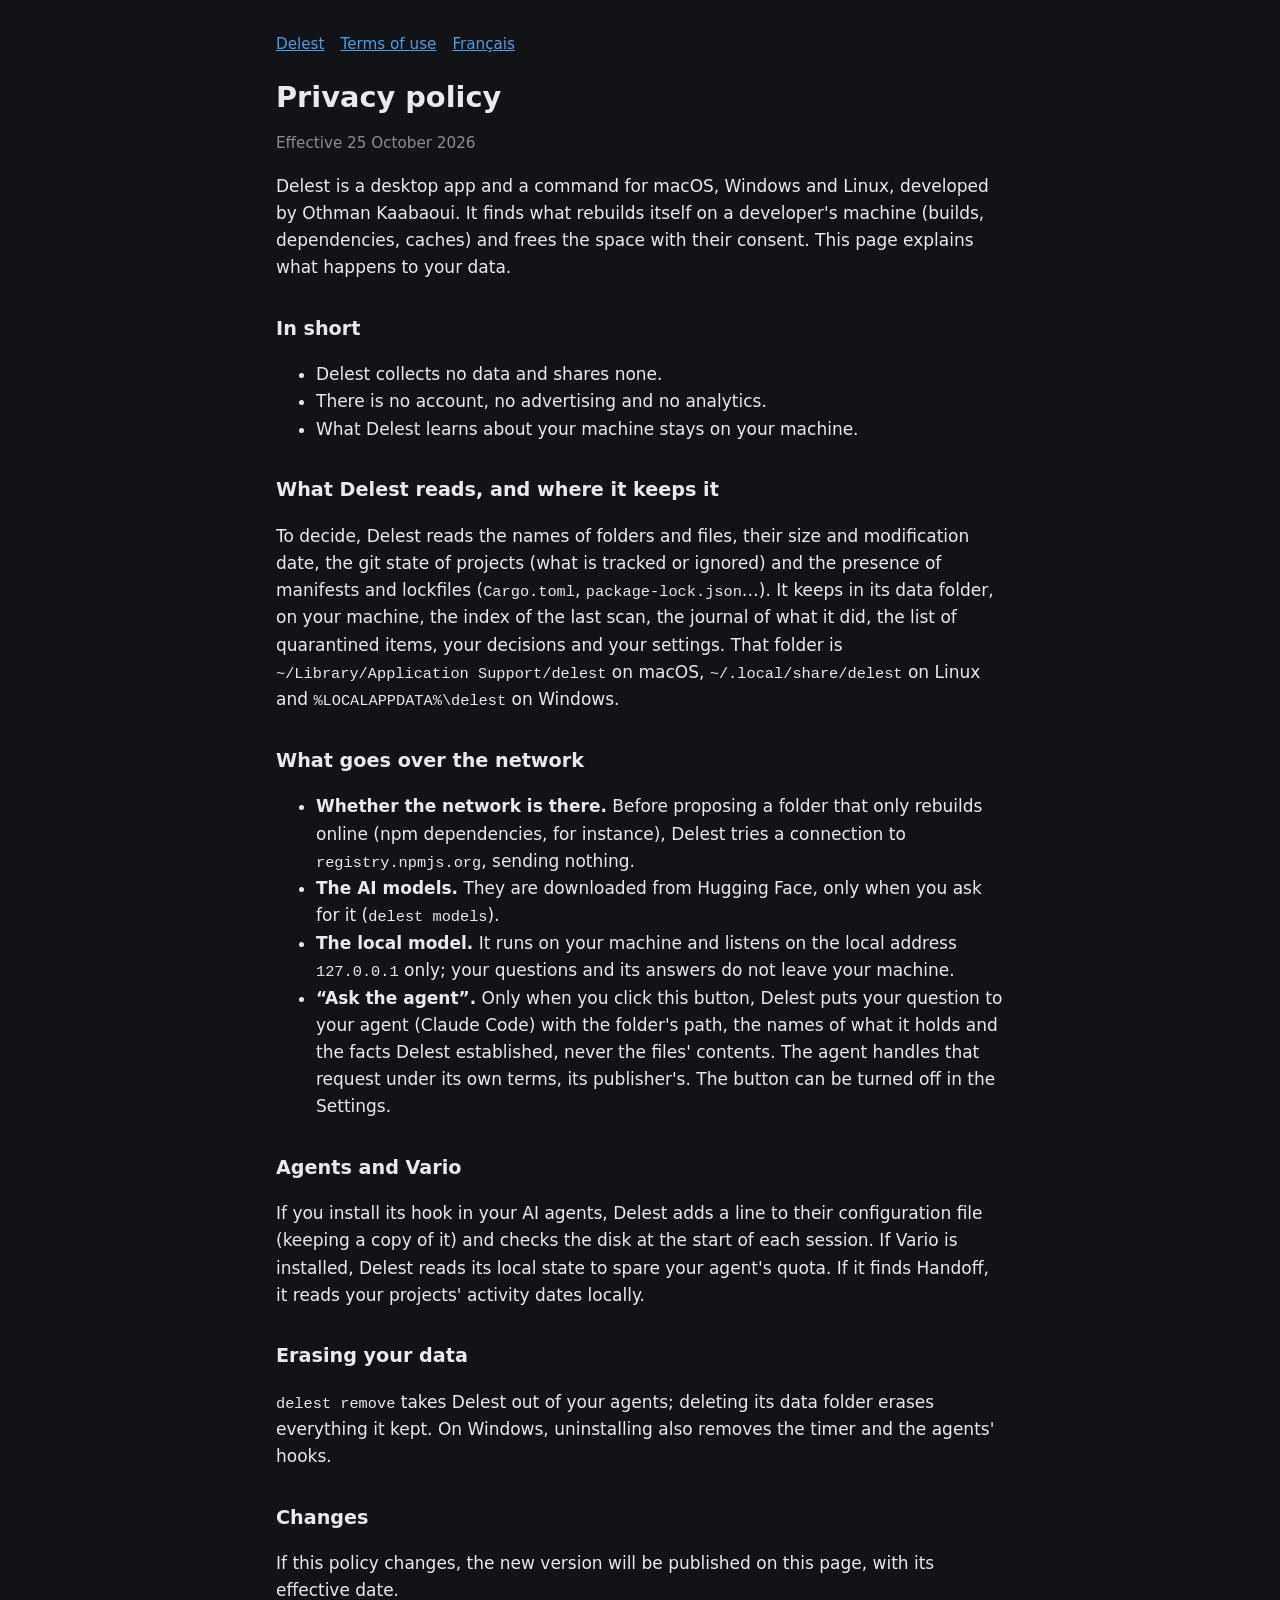
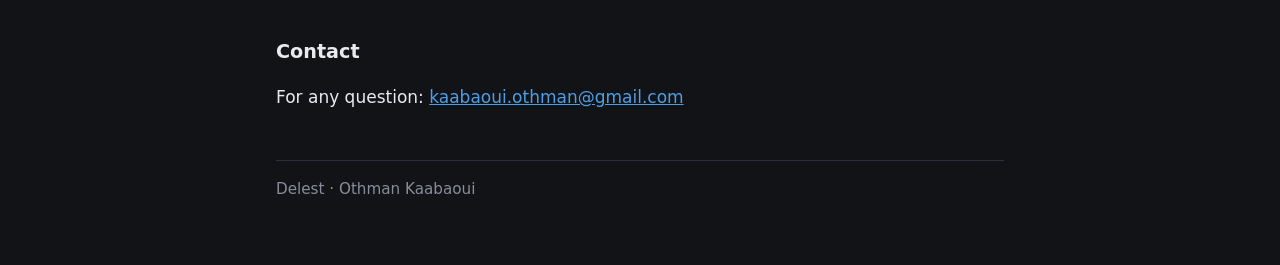
<file: en/privacy.html>
<!doctype html>
<html lang="en">
<head>
<meta charset="utf-8">
<meta name="viewport" content="width=device-width, initial-scale=1">
<title>Delest — Privacy policy</title>
<link rel="icon" href="../icone.svg" type="image/svg+xml">
<link rel="stylesheet" href="../style.css">
</head>
<body>
<main>
<nav><a href="index.html">Delest</a><a href="terms.html">Terms of use</a><a href="../fr/confidentialite.html" lang="fr">Français</a></nav>
<h1>Privacy policy</h1>
<p class="date">Effective 25 October 2026</p>

<p>Delest is a desktop app and a command for macOS, Windows and Linux, developed by Othman Kaabaoui. It finds what
rebuilds itself on a developer's machine (builds, dependencies, caches) and frees the space with their consent. This
page explains what happens to your data.</p>

<h2>In short</h2>
<ul>
<li>Delest collects no data and shares none.</li>
<li>There is no account, no advertising and no analytics.</li>
<li>What Delest learns about your machine stays on your machine.</li>
</ul>

<h2>What Delest reads, and where it keeps it</h2>
<p>To decide, Delest reads the names of folders and files, their size and modification date, the git state of projects
(what is tracked or ignored) and the presence of manifests and lockfiles (<code>Cargo.toml</code>,
<code>package-lock.json</code>…). It keeps in its data folder, on your machine, the index of the last scan, the journal of
what it did, the list of quarantined items, your decisions and your settings. That folder is
<code>~/Library/Application Support/delest</code> on macOS, <code>~/.local/share/delest</code> on Linux and
<code>%LOCALAPPDATA%\delest</code> on Windows.</p>

<h2>What goes over the network</h2>
<ul>
<li><strong>Whether the network is there.</strong> Before proposing a folder that only rebuilds online (npm dependencies,
for instance), Delest tries a connection to <code>registry.npmjs.org</code>, sending nothing.</li>
<li><strong>The AI models.</strong> They are downloaded from Hugging Face, only when you ask for it
(<code>delest models</code>).</li>
<li><strong>The local model.</strong> It runs on your machine and listens on the local address <code>127.0.0.1</code>
only; your questions and its answers do not leave your machine.</li>
<li><strong>“Ask the agent”.</strong> Only when you click this button, Delest puts your question to your agent (Claude
Code) with the folder's path, the names of what it holds and the facts Delest established, never the files' contents.
The agent handles that request under its own terms, its publisher's. The button can be turned off in the Settings.</li>
</ul>

<h2>Agents and Vario</h2>
<p>If you install its hook in your AI agents, Delest adds a line to their configuration file (keeping a copy of it) and
checks the disk at the start of each session. If Vario is installed, Delest reads its local state to spare your agent's
quota. If it finds Handoff, it reads your projects' activity dates locally.</p>

<h2>Erasing your data</h2>
<p><code>delest remove</code> takes Delest out of your agents; deleting its data folder erases everything it kept. On
Windows, uninstalling also removes the timer and the agents' hooks.</p>

<h2>Changes</h2>
<p>If this policy changes, the new version will be published on this page, with its effective date.</p>

<h2>Contact</h2>
<p>For any question: <a href="mailto:kaabaoui.othman@gmail.com">kaabaoui.othman@gmail.com</a></p>

<footer>Delest · Othman Kaabaoui</footer>
</main>
</body>
</html>
</file>
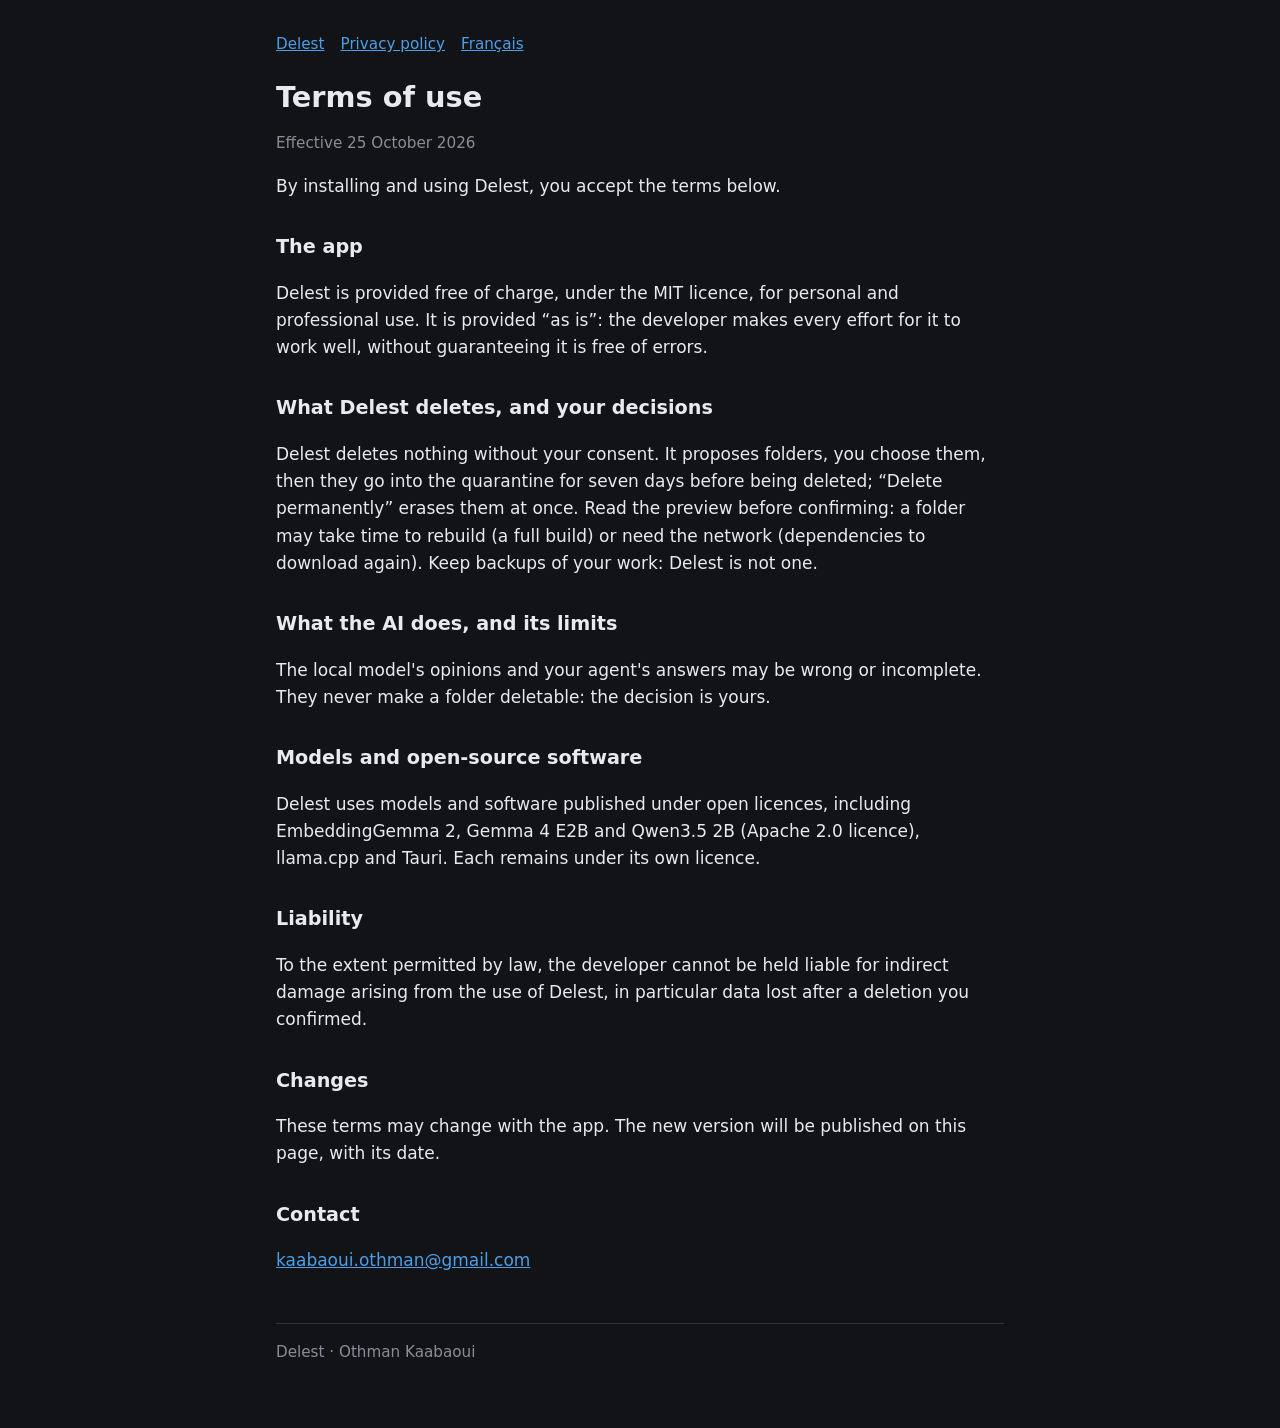
<file: en/terms.html>
<!doctype html>
<html lang="en">
<head>
<meta charset="utf-8">
<meta name="viewport" content="width=device-width, initial-scale=1">
<title>Delest — Terms of use</title>
<link rel="icon" href="../icone.svg" type="image/svg+xml">
<link rel="stylesheet" href="../style.css">
</head>
<body>
<main>
<nav><a href="index.html">Delest</a><a href="privacy.html">Privacy policy</a><a href="../fr/conditions.html" lang="fr">Français</a></nav>
<h1>Terms of use</h1>
<p class="date">Effective 25 October 2026</p>

<p>By installing and using Delest, you accept the terms below.</p>

<h2>The app</h2>
<p>Delest is provided free of charge, under the MIT licence, for personal and professional use. It is provided “as is”:
the developer makes every effort for it to work well, without guaranteeing it is free of errors.</p>

<h2>What Delest deletes, and your decisions</h2>
<p>Delest deletes nothing without your consent. It proposes folders, you choose them, then they go into the quarantine
for seven days before being deleted; “Delete permanently” erases them at once. Read the preview before confirming: a
folder may take time to rebuild (a full build) or need the network (dependencies to download again). Keep backups of
your work: Delest is not one.</p>

<h2>What the AI does, and its limits</h2>
<p>The local model's opinions and your agent's answers may be wrong or incomplete. They never make a folder deletable:
the decision is yours.</p>

<h2>Models and open-source software</h2>
<p>Delest uses models and software published under open licences, including EmbeddingGemma 2, Gemma 4 E2B and Qwen3.5 2B
(Apache 2.0 licence), llama.cpp and Tauri. Each remains under its own licence.</p>

<h2>Liability</h2>
<p>To the extent permitted by law, the developer cannot be held liable for indirect damage arising from the use of
Delest, in particular data lost after a deletion you confirmed.</p>

<h2>Changes</h2>
<p>These terms may change with the app. The new version will be published on this page, with its date.</p>

<h2>Contact</h2>
<p><a href="mailto:kaabaoui.othman@gmail.com">kaabaoui.othman@gmail.com</a></p>

<footer>Delest · Othman Kaabaoui</footer>
</main>
</body>
</html>
</file>
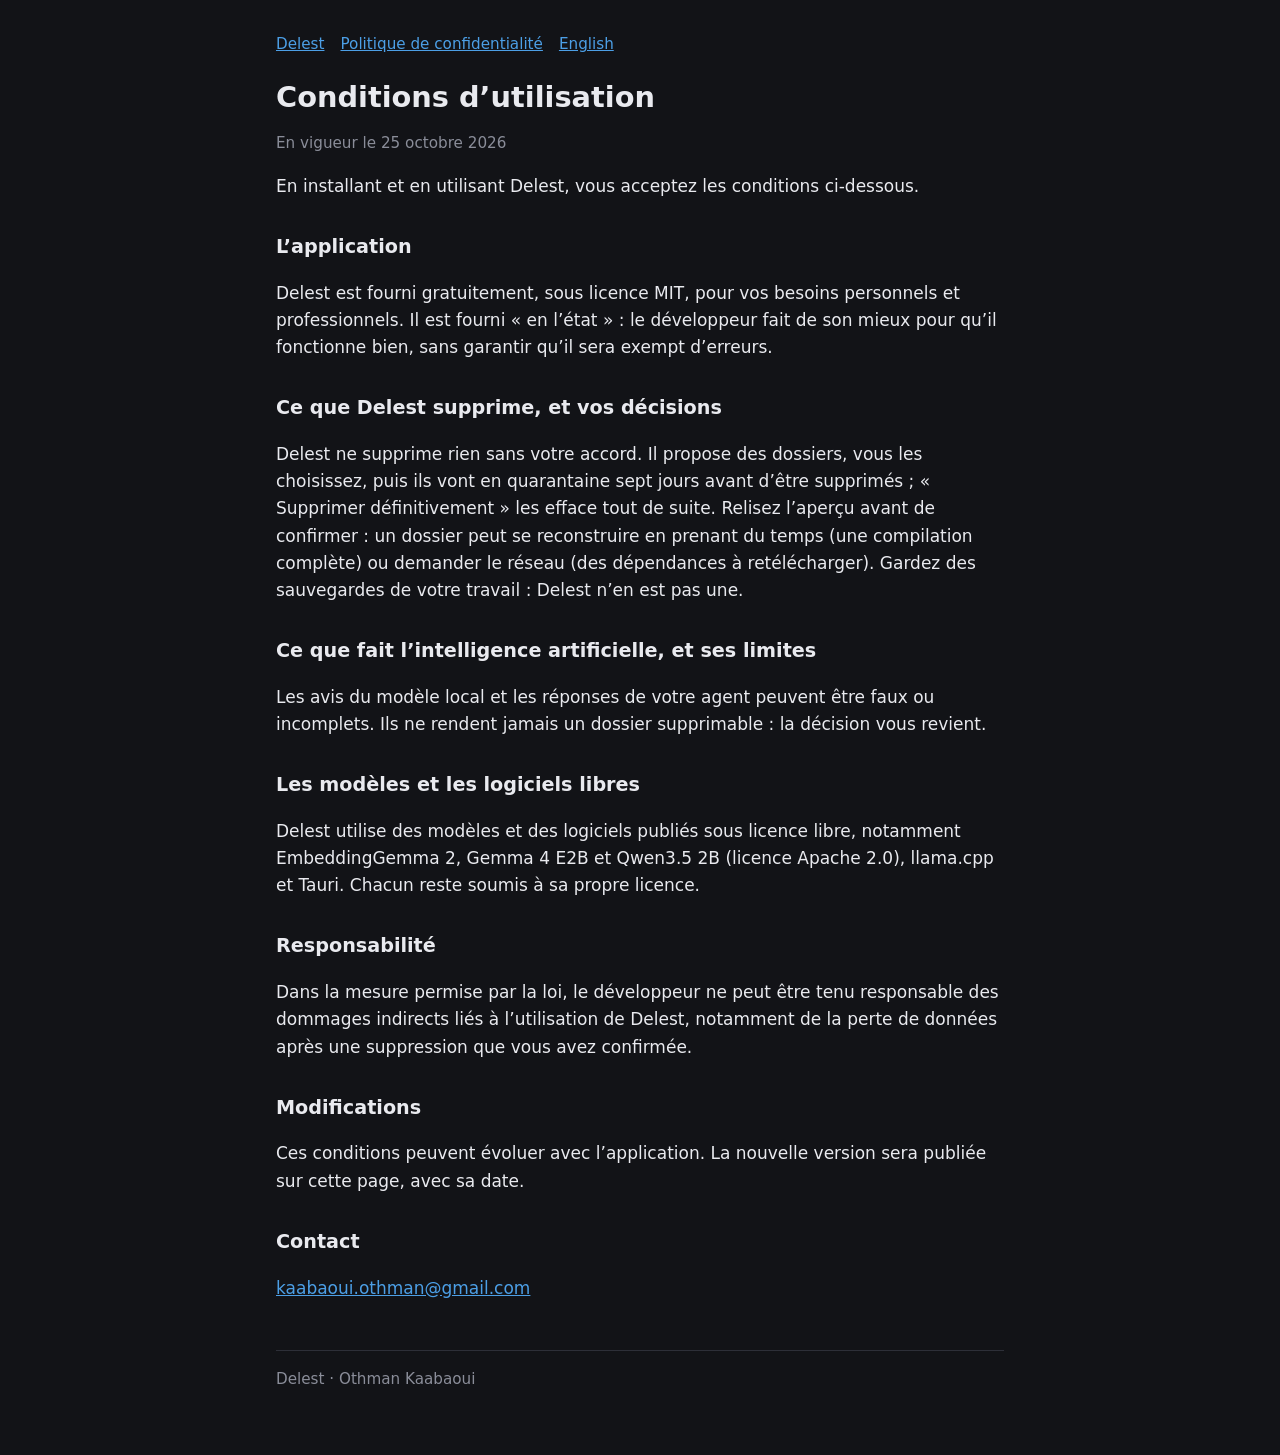
<file: fr/conditions.html>
<!doctype html>
<html lang="fr">
<head>
<meta charset="utf-8">
<meta name="viewport" content="width=device-width, initial-scale=1">
<title>Delest — Conditions d’utilisation</title>
<link rel="icon" href="../icone.svg" type="image/svg+xml">
<link rel="stylesheet" href="../style.css">
</head>
<body>
<main>
<nav><a href="index.html">Delest</a><a href="confidentialite.html">Politique de confidentialité</a><a href="../terms.html" lang="en">English</a></nav>
<h1>Conditions d’utilisation</h1>
<p class="date">En vigueur le 25 octobre 2026</p>

<p>En installant et en utilisant Delest, vous acceptez les conditions ci-dessous.</p>

<h2>L’application</h2>
<p>Delest est fourni gratuitement, sous licence MIT, pour vos besoins personnels et professionnels. Il est fourni
« en l’état » : le développeur fait de son mieux pour qu’il fonctionne bien, sans garantir qu’il sera exempt
d’erreurs.</p>

<h2>Ce que Delest supprime, et vos décisions</h2>
<p>Delest ne supprime rien sans votre accord. Il propose des dossiers, vous les choisissez, puis ils vont en quarantaine
sept jours avant d’être supprimés ; « Supprimer définitivement » les efface tout de suite. Relisez l’aperçu avant de
confirmer : un dossier peut se reconstruire en prenant du temps (une compilation complète) ou demander le réseau (des
dépendances à retélécharger). Gardez des sauvegardes de votre travail : Delest n’en est pas une.</p>

<h2>Ce que fait l’intelligence artificielle, et ses limites</h2>
<p>Les avis du modèle local et les réponses de votre agent peuvent être faux ou incomplets. Ils ne rendent jamais un
dossier supprimable : la décision vous revient.</p>

<h2>Les modèles et les logiciels libres</h2>
<p>Delest utilise des modèles et des logiciels publiés sous licence libre, notamment EmbeddingGemma 2, Gemma 4 E2B et
Qwen3.5 2B (licence Apache 2.0), llama.cpp et Tauri. Chacun reste soumis à sa propre licence.</p>

<h2>Responsabilité</h2>
<p>Dans la mesure permise par la loi, le développeur ne peut être tenu responsable des dommages indirects liés à
l’utilisation de Delest, notamment de la perte de données après une suppression que vous avez confirmée.</p>

<h2>Modifications</h2>
<p>Ces conditions peuvent évoluer avec l’application. La nouvelle version sera publiée sur cette page, avec sa date.</p>

<h2>Contact</h2>
<p><a href="mailto:kaabaoui.othman@gmail.com">kaabaoui.othman@gmail.com</a></p>

<footer>Delest · Othman Kaabaoui</footer>
</main>
</body>
</html>
</file>
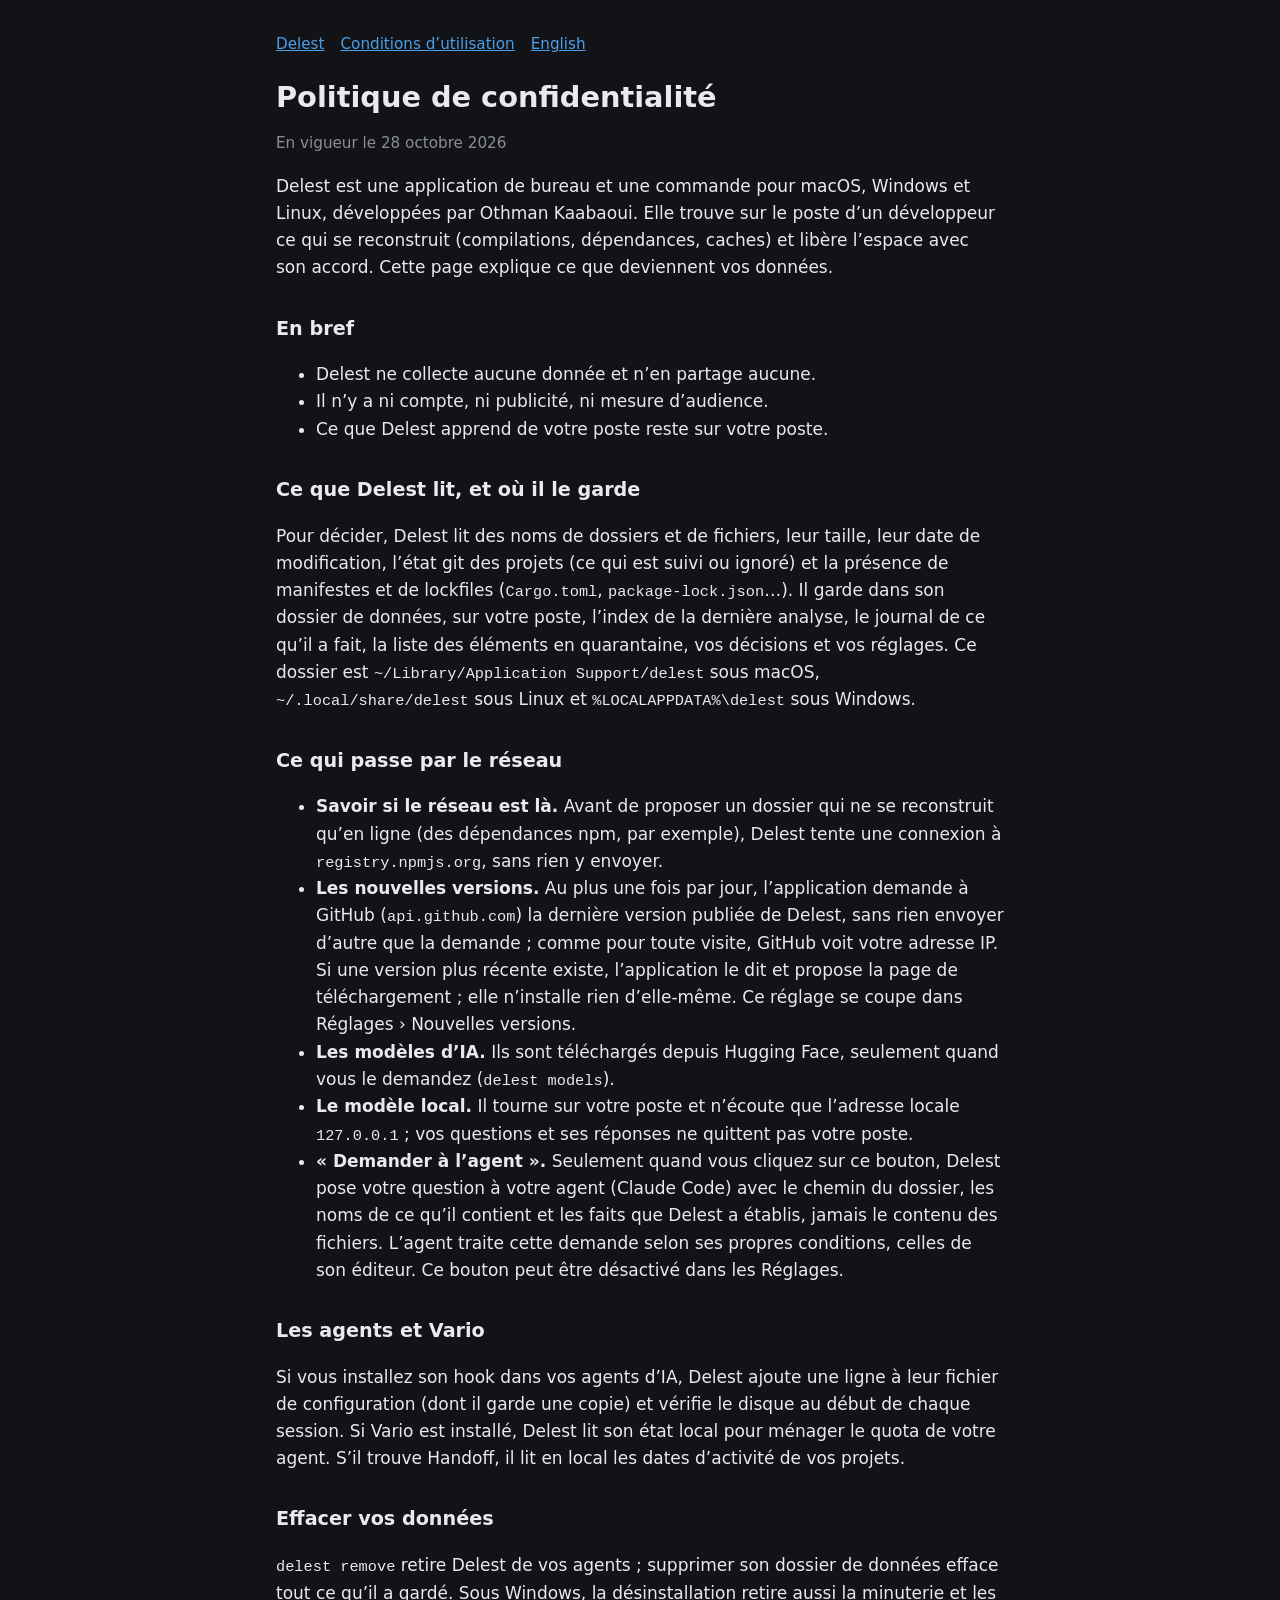
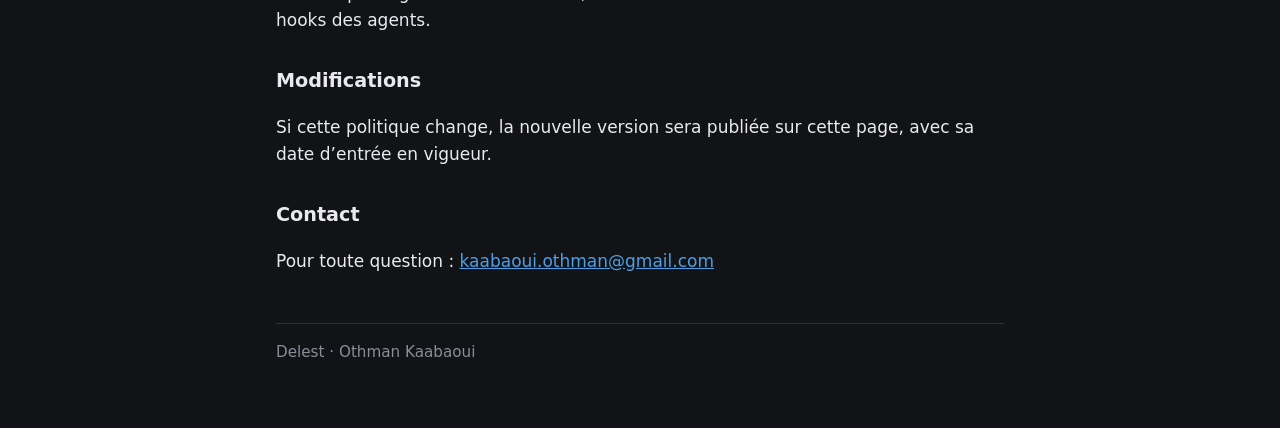
<file: fr/confidentialite.html>
<!doctype html>
<html lang="fr">
<head>
<meta charset="utf-8">
<meta name="viewport" content="width=device-width, initial-scale=1">
<title>Delest — Politique de confidentialité</title>
<link rel="icon" href="../icone.svg" type="image/svg+xml">
<link rel="stylesheet" href="../style.css">
</head>
<body>
<main>
<nav><a href="index.html">Delest</a><a href="conditions.html">Conditions d’utilisation</a><a href="../privacy.html" lang="en">English</a></nav>
<h1>Politique de confidentialité</h1>
<p class="date">En vigueur le 28 octobre 2026</p>

<p>Delest est une application de bureau et une commande pour macOS, Windows et Linux, développées par Othman Kaabaoui.
Elle trouve sur le poste d’un développeur ce qui se reconstruit (compilations, dépendances, caches) et libère l’espace
avec son accord. Cette page explique ce que deviennent vos données.</p>

<h2>En bref</h2>
<ul>
<li>Delest ne collecte aucune donnée et n’en partage aucune.</li>
<li>Il n’y a ni compte, ni publicité, ni mesure d’audience.</li>
<li>Ce que Delest apprend de votre poste reste sur votre poste.</li>
</ul>

<h2>Ce que Delest lit, et où il le garde</h2>
<p>Pour décider, Delest lit des noms de dossiers et de fichiers, leur taille, leur date de modification, l’état git des
projets (ce qui est suivi ou ignoré) et la présence de manifestes et de lockfiles (<code>Cargo.toml</code>,
<code>package-lock.json</code>…). Il garde dans son dossier de données, sur votre poste, l’index de la dernière analyse,
le journal de ce qu’il a fait, la liste des éléments en quarantaine, vos décisions et vos réglages. Ce dossier est
<code>~/Library/Application Support/delest</code> sous macOS, <code>~/.local/share/delest</code> sous Linux et
<code>%LOCALAPPDATA%\delest</code> sous Windows.</p>

<h2>Ce qui passe par le réseau</h2>
<ul>
<li><strong>Savoir si le réseau est là.</strong> Avant de proposer un dossier qui ne se reconstruit qu’en ligne (des
dépendances npm, par exemple), Delest tente une connexion à <code>registry.npmjs.org</code>, sans rien y envoyer.</li>
<li><strong>Les nouvelles versions.</strong> Au plus une fois par jour, l’application demande à GitHub
(<code>api.github.com</code>) la dernière version publiée de Delest, sans rien envoyer d’autre que la demande ; comme
pour toute visite, GitHub voit votre adresse IP. Si une version plus récente existe, l’application le dit et propose
la page de téléchargement ; elle n’installe rien d’elle-même. Ce réglage se coupe dans Réglages › Nouvelles versions.</li>
<li><strong>Les modèles d’IA.</strong> Ils sont téléchargés depuis Hugging Face, seulement quand vous le demandez
(<code>delest models</code>).</li>
<li><strong>Le modèle local.</strong> Il tourne sur votre poste et n’écoute que l’adresse locale
<code>127.0.0.1</code> ; vos questions et ses réponses ne quittent pas votre poste.</li>
<li><strong>« Demander à l’agent ».</strong> Seulement quand vous cliquez sur ce bouton, Delest pose votre question à
votre agent (Claude Code) avec le chemin du dossier, les noms de ce qu’il contient et les faits que Delest a établis,
jamais le contenu des fichiers. L’agent traite cette demande selon ses propres conditions, celles de son éditeur. Ce
bouton peut être désactivé dans les Réglages.</li>
</ul>

<h2>Les agents et Vario</h2>
<p>Si vous installez son hook dans vos agents d’IA, Delest ajoute une ligne à leur fichier de configuration (dont il
garde une copie) et vérifie le disque au début de chaque session. Si Vario est installé, Delest lit son état local pour
ménager le quota de votre agent. S’il trouve Handoff, il lit en local les dates d’activité de vos projets.</p>

<h2>Effacer vos données</h2>
<p><code>delest remove</code> retire Delest de vos agents ; supprimer son dossier de données efface tout ce qu’il a
gardé. Sous Windows, la désinstallation retire aussi la minuterie et les hooks des agents.</p>

<h2>Modifications</h2>
<p>Si cette politique change, la nouvelle version sera publiée sur cette page, avec sa date d’entrée en vigueur.</p>

<h2>Contact</h2>
<p>Pour toute question : <a href="mailto:kaabaoui.othman@gmail.com">kaabaoui.othman@gmail.com</a></p>

<footer>Delest · Othman Kaabaoui</footer>
</main>
</body>
</html>
</file>
<file: style.css>
/* Delest — la charte de l'application (celle de Vario) : sombre, plaques en dégradé,
   légendes en petites capitales, barres segmentées, bleu Delest. Polices du système :
   rien n'est chargé ailleurs. */
:root {
  --fond: #121317; --plaque: #17181d; --panneau: #1e1f25; --ecran: #101114; --filet: #2d2f38;
  --touche: #23242b; --eteint: #25262e; --encre: #e9eaef; --doux: #c9cbd4; --graphite: #8a8d99;
  --accent: #4c9fe6; --reseau: #8cc4f2; --juger: #e3a23b; --libre: #47c08a; --alerte: #e2553f;
  --voile: #1a2a3a;
  --ombre: 0 1px 2px rgba(0, 0, 0, .3), 0 12px 32px rgba(0, 0, 0, .35);
  --mono: "SF Mono", Menlo, Consolas, "Liberation Mono", monospace;
  color-scheme: dark;
}

* { box-sizing: border-box; }
html { -webkit-text-size-adjust: 100%; }
body { margin: 0; background: var(--fond); color: var(--encre); font: 17px/1.6 -apple-system, BlinkMacSystemFont, "Segoe UI", system-ui, Roboto, sans-serif; overflow-wrap: anywhere; }
a { color: var(--accent); }
code { font-family: var(--mono); font-size: .9em; }

/* Pages de texte (confidentialité, conditions) */
main { max-width: 760px; margin: 0 auto; padding: 32px 16px 64px; }
main h1 { font-size: 1.8rem; line-height: 1.25; margin: 0 0 4px; }
main h2 { font-size: 1.2rem; margin: 32px 0 8px; }
.date, main nav, main footer { color: var(--graphite); font-size: .95rem; }
main nav { display: flex; flex-wrap: wrap; gap: 16px; margin-bottom: 24px; }
main footer { border-top: 1px solid var(--filet); margin-top: 48px; padding-top: 16px; }

/* Site vitrine */
.vitrine { max-width: 1080px; margin: 0 auto; padding: 0 16px; }
.barre { display: flex; align-items: center; justify-content: space-between; gap: 16px; padding: 20px 0; flex-wrap: wrap; }
.marque { display: flex; align-items: center; gap: 10px; font-weight: 800; font-style: italic; font-size: 1.3rem; color: var(--accent); text-decoration: none; }
.marque img { width: 36px; height: 36px; }
.langues { display: flex; gap: 14px; font-size: .95rem; }
.langues a { color: var(--graphite); text-decoration: none; }
.langues a[aria-current] { color: var(--encre); font-weight: 600; }

.une { display: grid; grid-template-columns: 1.05fr .95fr; gap: 48px; align-items: center; padding: 40px 0 72px; }
.une h1 { font-size: clamp(2rem, 5vw, 3.1rem); line-height: 1.15; margin: 0 0 18px; }
.une h1 em { font-style: normal; color: var(--accent); }
.chapeau { font-size: 1.15rem; color: var(--graphite); margin: 0 0 28px; max-width: 34em; }
.badges { display: flex; flex-wrap: wrap; gap: 10px; }
.badge { display: inline-flex; align-items: center; gap: 8px; padding: 10px 16px; border-radius: 6px; border: 1px solid transparent; font-weight: 600; font-size: .95rem; text-decoration: none; }
.badge.plein { background: var(--accent); color: #0d1b2a; }
.badge.voile { background: var(--touche); color: var(--accent); border-color: var(--accent); }

/* L'illustration : la jauge et un verdict, dessinés comme dans l'application */
.scene { justify-self: center; display: flex; gap: 16px; align-items: flex-start; }
.jauge { width: 180px; flex: none; border-radius: 16px; border: 1px solid #2d2f38; background: linear-gradient(180deg, #1e1f25, #121317); padding: 12px; color: #e9eaef; box-shadow: var(--ombre); }
.jauge .nom { font-weight: 800; font-style: italic; color: #4c9fe6; font-size: 1.05rem; margin: 0 0 8px; }
.plaque { border-radius: 8px; background: #17181d; border: 1px solid #2d2f38; padding: 8px 10px; margin-bottom: 8px; }
.cadran { position: relative; padding: 4px 0 0; }
.cadran svg { display: block; width: 100%; height: auto; }
.cadran .chiffre { position: absolute; left: 0; right: 0; top: 34%; text-align: center; }
.cadran .chiffre b { display: block; font-size: 1.35rem; line-height: 1; }
.legende { font-size: .55rem; font-weight: 700; letter-spacing: .08em; text-transform: uppercase; color: #8a8d99; }
.cadran .legende.bas { text-align: center; margin-top: 2px; }
.ligne { display: flex; align-items: center; gap: 6px; font-size: .72rem; color: #c9cbd4; padding: 1px 0; }
.ligne b { margin-left: auto; color: #e9eaef; }
.ligne i { width: 7px; height: 7px; border-radius: 2px; flex: none; }
.bouton-jauge { text-align: center; border: 1px solid #4c9fe6; color: #4c9fe6; border-radius: 6px; font-size: .75rem; font-weight: 600; padding: 4px 0; }

.verdict { width: 270px; border-radius: 14px; background: #17181d; border: 1px solid #2d2f38; padding: 14px 16px; color: #e9eaef; box-shadow: var(--ombre); margin-top: 48px; }
.verdict .chemin { font-family: var(--mono); font-size: .8rem; color: #c9cbd4; }
.verdict .titre { display: flex; justify-content: space-between; align-items: baseline; gap: 8px; margin: 4px 0 10px; font-weight: 700; }
.verdict .titre span { font-family: var(--mono); font-weight: 500; }
.puce { display: inline-block; font-size: .72rem; font-weight: 700; padding: 2px 10px; border-radius: 999px; background: #1a2a3a; color: #4c9fe6; }
.raisons { list-style: none; padding: 0; margin: 10px 0 0; display: grid; gap: 4px; font-size: .8rem; color: #c9cbd4; }
.raisons li::before { content: "· "; color: #8a8d99; }

.section { padding: 56px 0; border-top: 1px solid var(--filet); }
.section h2 { font-size: clamp(1.5rem, 3.5vw, 2rem); line-height: 1.25; margin: 0 0 8px; }
/* Les légendes de l'application : petites capitales espacées, au-dessus des titres. */
.etiquette { display: block; font-size: .72rem; font-weight: 700; letter-spacing: .12em; text-transform: uppercase; color: var(--graphite); margin-bottom: 6px; }
.section > p { color: var(--graphite); margin: 0 0 32px; max-width: 40em; }
.grille { display: grid; grid-template-columns: repeat(3, 1fr); gap: 16px; }
/* Les plaques de l'application : un dégradé du panneau au fond, un filet. */
.carte, .preuve, .systeme, .questions details { background: linear-gradient(180deg, var(--panneau), var(--fond)); border: 1px solid var(--filet); }
.carte { border-radius: 14px; padding: 22px; }
.carte h3 { margin: 12px 0 6px; font-size: 1.1rem; }
.carte p { margin: 0; color: var(--graphite); font-size: .98rem; }
.picto { width: 40px; height: 40px; border-radius: 10px; background: var(--touche); border: 1px solid var(--filet); color: var(--accent); display: grid; place-items: center; }
.picto svg { width: 22px; height: 22px; stroke: currentColor; fill: none; stroke-width: 1.8; stroke-linecap: round; stroke-linejoin: round; }

.agents { display: flex; flex-wrap: wrap; gap: 8px; margin: 24px 0 0; padding: 0; list-style: none; }
.agents li { font-size: .9rem; padding: 6px 14px; border-radius: 6px; background: var(--touche); border: 1px solid var(--filet); color: var(--doux); }

.prive { display: grid; grid-template-columns: 1fr 1fr; gap: 32px; align-items: start; }
.coches { list-style: none; padding: 0; margin: 0; display: grid; gap: 12px; }
.coches li { display: flex; gap: 12px; align-items: flex-start; }
.coches li::before { content: "✓"; flex: 0 0 24px; height: 24px; margin-top: 2px; border-radius: 50%; background: var(--voile); color: var(--accent); font-weight: 700; font-size: .85rem; display: grid; place-items: center; }

.preuves { display: grid; grid-template-columns: repeat(3, 1fr); gap: 16px; }
.preuve { border-radius: 14px; padding: 22px; }
.preuve b { display: block; font-family: var(--mono); font-size: 1.8rem; line-height: 1.2; color: var(--accent); margin-bottom: 6px; }
.preuve p { margin: 0; color: var(--graphite); font-size: .95rem; }
/* Une barre segmentée, comme celles de la fenêtre principale. */
.preuve .barre-seg { height: 8px; margin: 4px 0 14px; border-radius: 2px;
  background: repeating-linear-gradient(90deg, var(--remplie, var(--accent)) 0 6px, transparent 6px 9px),
              repeating-linear-gradient(90deg, var(--eteint) 0 6px, transparent 6px 9px);
  background-size: var(--part, 100%) 100%, 100% 100%; background-repeat: no-repeat; }

.telechargements { display: grid; grid-template-columns: repeat(3, 1fr); gap: 16px; }
.systeme { border-radius: 14px; padding: 22px; display: flex; flex-direction: column; gap: 10px; }
.systeme h3 { margin: 0; font-size: 1.1rem; }
.systeme p { margin: 0; color: var(--graphite); font-size: .92rem; }
.systeme .badge { align-self: flex-start; }
.systeme .autres { display: flex; flex-wrap: wrap; gap: 8px; }
/* A command to copy, as the app's display plates. */
.commande { margin: 0; padding: 10px 12px; border-radius: 8px; background: var(--ecran); border: 1px solid var(--filet); overflow-x: auto; }
.commande code { font-size: .82rem; color: var(--encre); user-select: all; white-space: pre; }
.note { color: var(--graphite); font-size: .95rem; margin: 10px 0 0; }

.questions details { border-radius: 12px; padding: 14px 18px; margin-bottom: 10px; }
.questions summary { cursor: pointer; font-weight: 600; }
.questions details p { color: var(--graphite); margin: 10px 0 2px; }

.pied { display: flex; flex-wrap: wrap; gap: 8px 24px; justify-content: space-between; padding: 28px 0 48px; border-top: 1px solid var(--filet); color: var(--graphite); font-size: .95rem; }
.pied .liens { display: flex; flex-wrap: wrap; gap: 18px; }

/* L'Arbitre : la section qui distingue Delest, en tête */
.arbitre { background: linear-gradient(180deg, var(--voile), transparent 85%); border-radius: 20px; padding: 40px 24px; border-top: 0; margin-bottom: 8px; }
.grille.deux { grid-template-columns: repeat(2, 1fr); }

@media (max-width: 860px) {
  .une { grid-template-columns: 1fr; gap: 40px; padding-top: 16px; }
  .grille, .grille.deux, .prive, .preuves, .telechargements { grid-template-columns: 1fr; }
  .arbitre { padding: 28px 16px; }
}
@media (max-width: 560px) {
  .scene { flex-direction: column; align-items: center; }
  .verdict { margin-top: 0; width: min(300px, 100%); }
}

/* ---- Developer sections ---- */

/* The terminal: a real run, coloured as a terminal would. */
.terminal { margin: 0; padding: 18px 20px; border-radius: 12px; background: var(--ecran); border: 1px solid var(--filet);
  overflow-x: auto; box-shadow: var(--ombre); }
.terminal code { font-family: var(--mono); font-size: .8rem; line-height: 1.4; color: var(--doux); white-space: pre; }
.t-prompt { color: var(--libre); font-weight: 700; }
.t-cmd { color: var(--encre); font-weight: 600; }
.t-head { color: var(--accent); font-weight: 700; }
.t-size { color: var(--encre); }
.t-path { color: var(--encre); }
.t-why { color: var(--graphite); }
.t-sum { color: var(--doux); font-weight: 600; }
.t-protected { color: var(--juger); font-weight: 700; }

/* The stacks Delest knows. */
.piles { display: grid; grid-template-columns: repeat(4, 1fr); gap: 12px; }
.pile { display: flex; flex-direction: column; gap: 6px; padding: 16px; border-radius: 12px;
  background: linear-gradient(180deg, var(--panneau), var(--fond)); border: 1px solid var(--filet); }
.pile b { font-size: 1rem; }
.pile span { color: var(--graphite); font-size: .88rem; }
.encadres { display: grid; grid-template-columns: 1fr 1fr; gap: 12px; margin-top: 12px; }
.encadre { display: flex; flex-direction: column; gap: 4px; padding: 14px 16px; border-radius: 12px; border: 1px dashed var(--filet); }
.encadre b { font-size: .72rem; font-weight: 700; letter-spacing: .12em; text-transform: uppercase; color: var(--graphite); }
.encadre span { color: var(--doux); font-size: .9rem; }
.encadre.interdit { border-style: solid; border-color: #4a3a1c; }
.encadre.interdit b { color: var(--juger); }

/* The Brain: its diagram and its rules. */
.brain .schema { display: block; width: 100%; height: auto; margin: 8px 0 28px; }
.d-box { fill: var(--panneau); stroke: var(--filet); stroke-width: 1.2; }
.d-dashed { stroke-dasharray: 5 4; fill: transparent; }
.d-arb { fill: var(--voile); stroke: var(--accent); stroke-width: 1.6; }
.d-title { fill: var(--encre); font: 700 15px -apple-system, system-ui, sans-serif; text-anchor: middle; }
.d-sub { fill: var(--graphite); font: 12px -apple-system, system-ui, sans-serif; text-anchor: middle; }
.d-big { fill: var(--accent); font: 800 19px -apple-system, system-ui, sans-serif; text-anchor: middle; }
.d-line { fill: none; stroke: var(--graphite); stroke-width: 1.4; }
.d-dash { stroke-dasharray: 5 4; }
.d-head { fill: var(--graphite); }
.d-note { fill: var(--graphite); font: italic 12px -apple-system, system-ui, sans-serif; }
.lois { list-style: none; margin: 0; padding: 0; display: grid; grid-template-columns: repeat(3, 1fr); gap: 12px; }
.lois li { display: flex; flex-direction: column; gap: 6px; padding: 16px; border-radius: 12px;
  background: linear-gradient(180deg, var(--panneau), var(--fond)); border: 1px solid var(--filet); }
.lois b { color: var(--encre); }
.lois span { color: var(--graphite); font-size: .92rem; }

/* Agents: the commands under the cards. */
#agents .commande { margin-top: 16px; }
#agents .commande code { white-space: pre; }

/* Proof and download. */
.liens-preuves { margin: 18px 0 0; color: var(--graphite); font-size: .92rem; }
.systeme.cargo { grid-column: 1 / -1; }

/* Open source. */
.sources { display: grid; grid-template-columns: repeat(4, 1fr); gap: 12px; }
.source { display: flex; flex-direction: column; gap: 6px; padding: 16px; border-radius: 12px; text-decoration: none;
  background: linear-gradient(180deg, var(--panneau), var(--fond)); border: 1px solid var(--filet); color: var(--encre); }
.source:hover { border-color: var(--accent); }
.source span { color: var(--graphite); font-size: .9rem; }
.source em { font-style: normal; font-family: var(--mono); font-size: .8rem; color: var(--accent); margin-top: auto; }

@media (max-width: 860px) {
  .piles, .sources { grid-template-columns: 1fr 1fr; }
  .lois, .encadres { grid-template-columns: 1fr; }
}
@media (max-width: 520px) {
  .piles, .sources { grid-template-columns: 1fr; }
}
</file>
